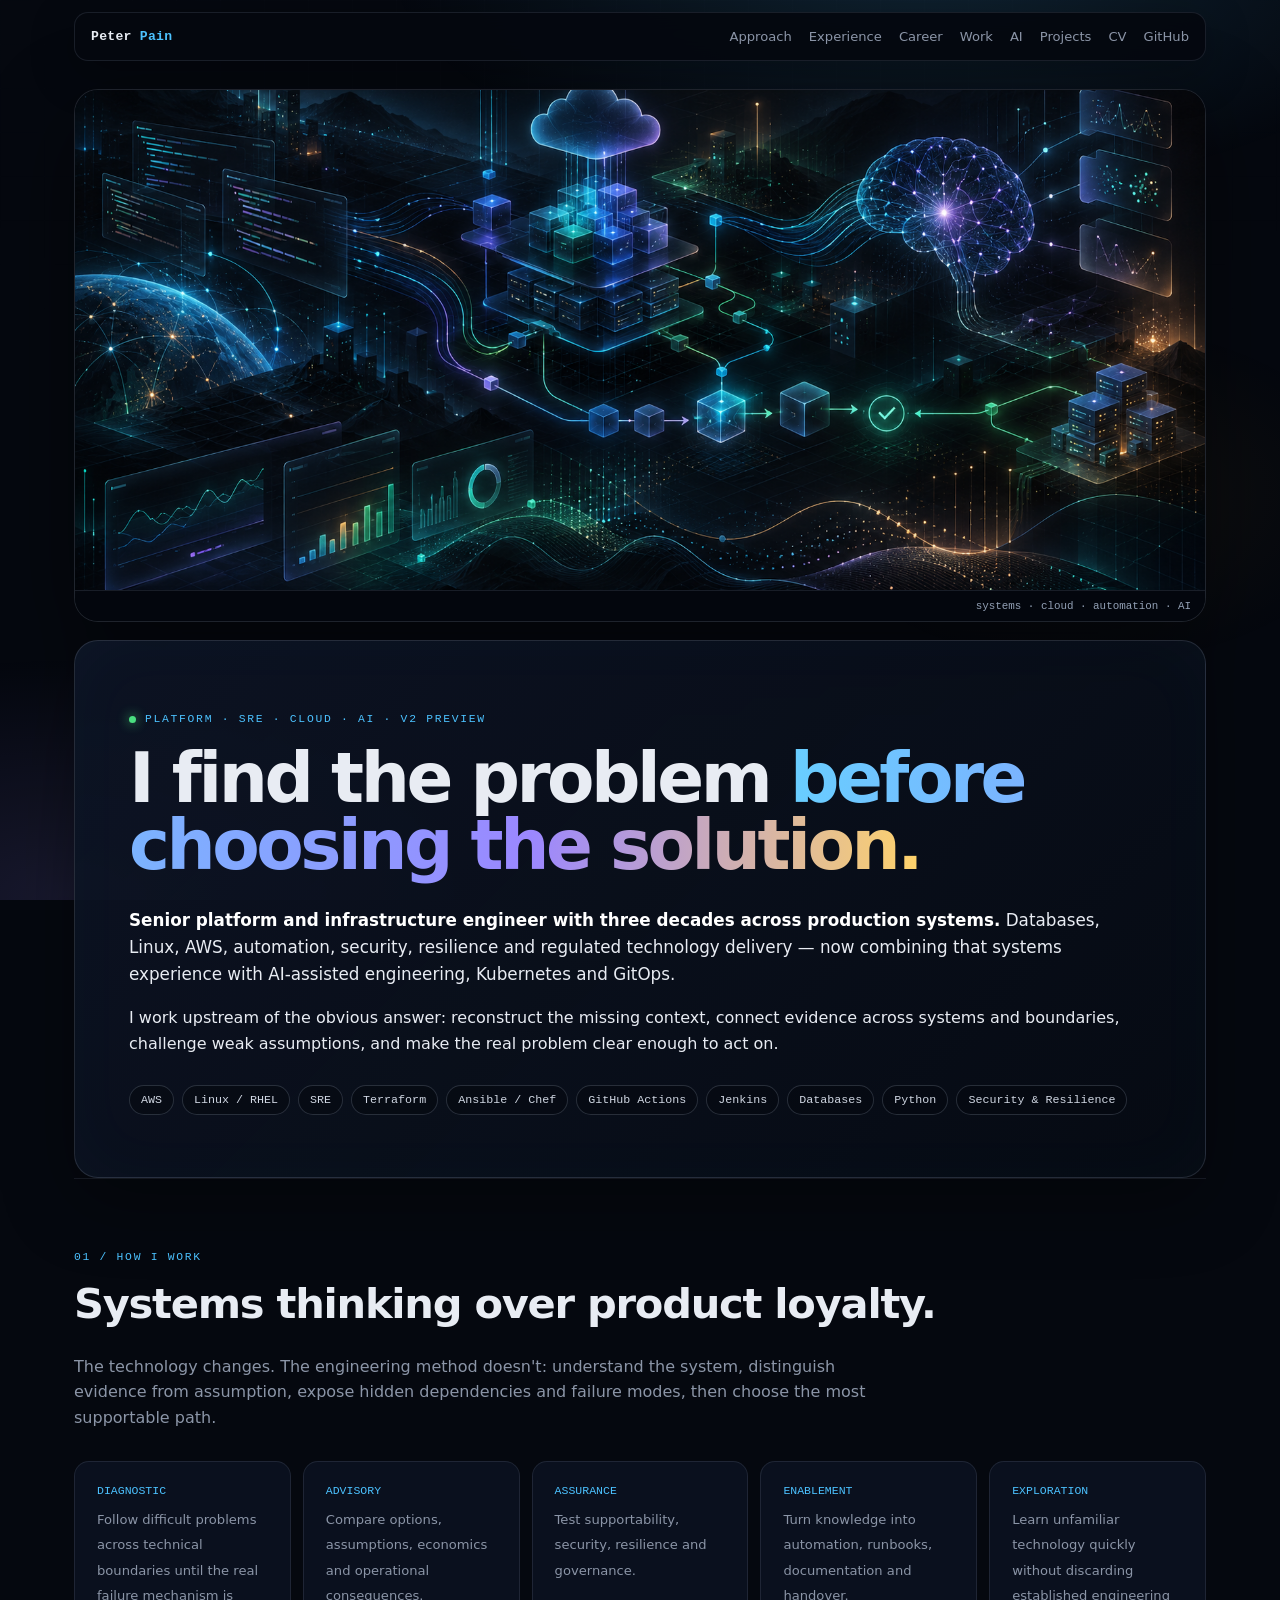
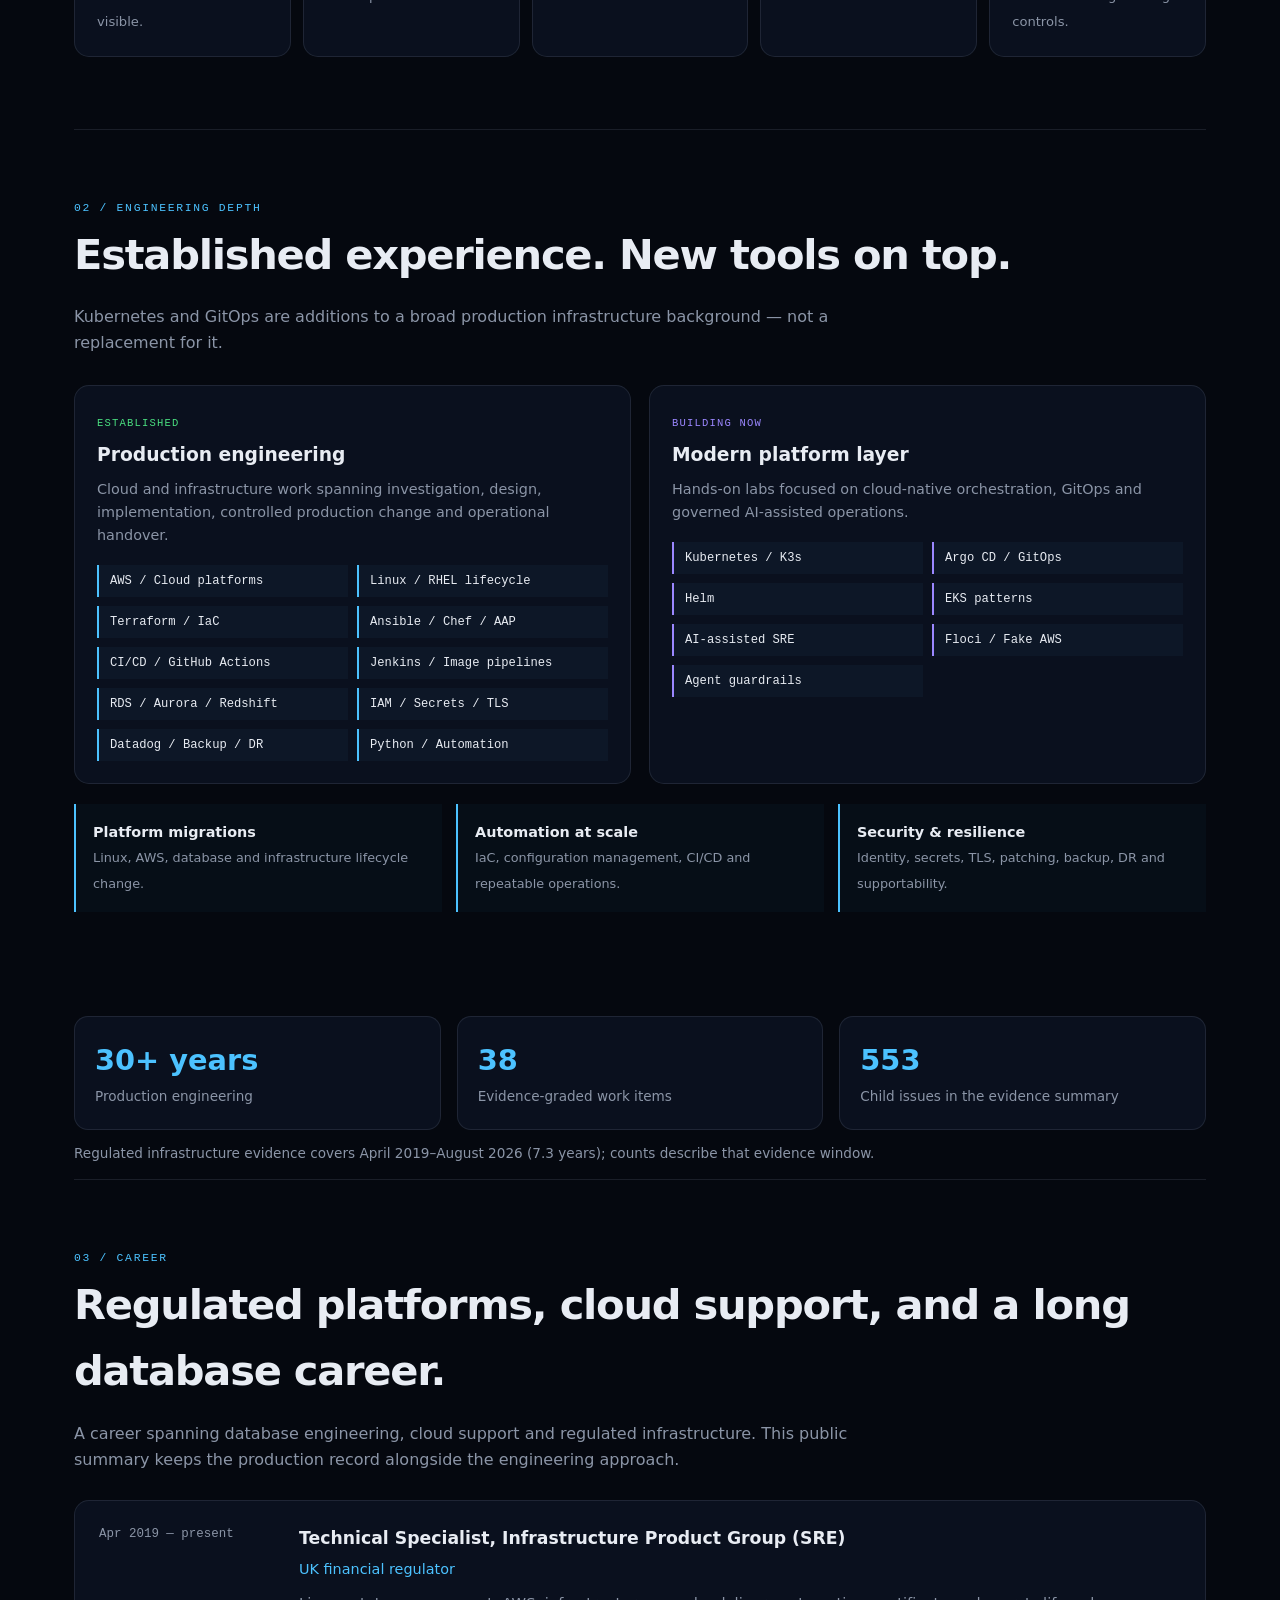
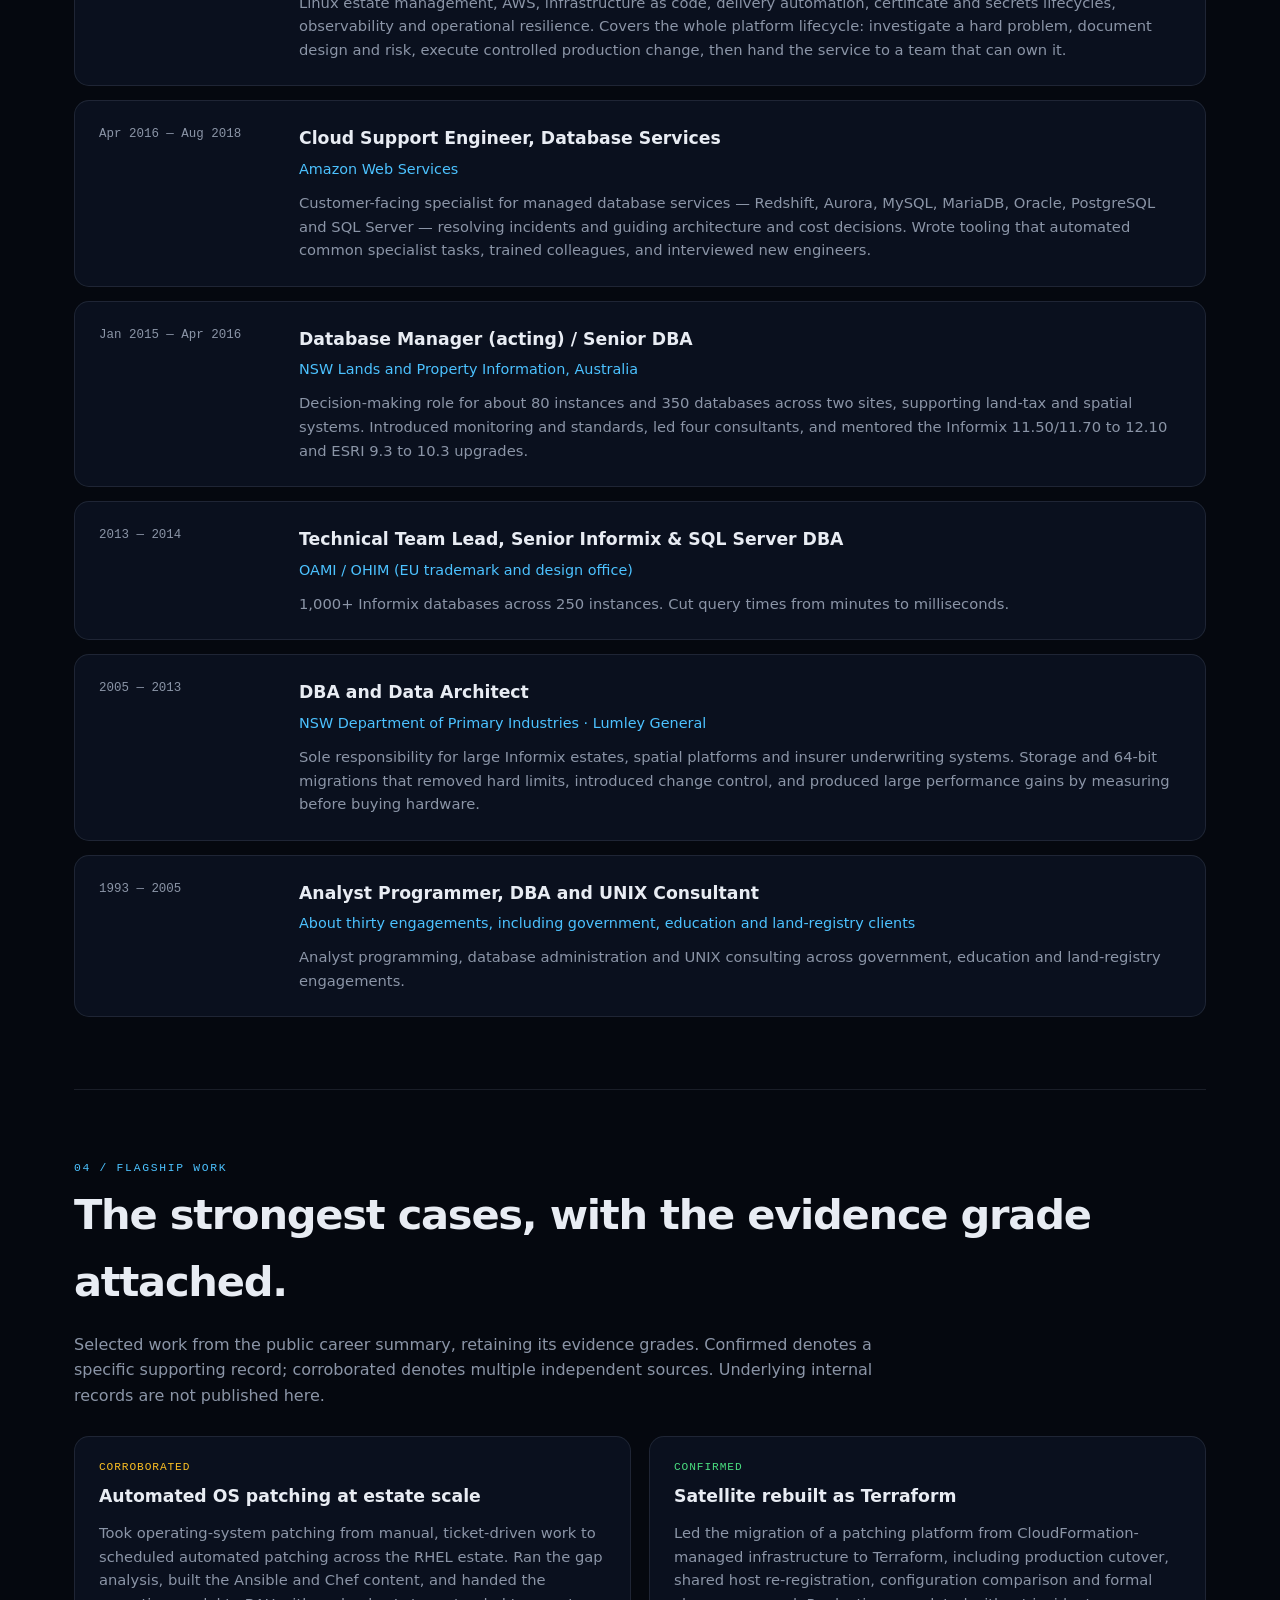
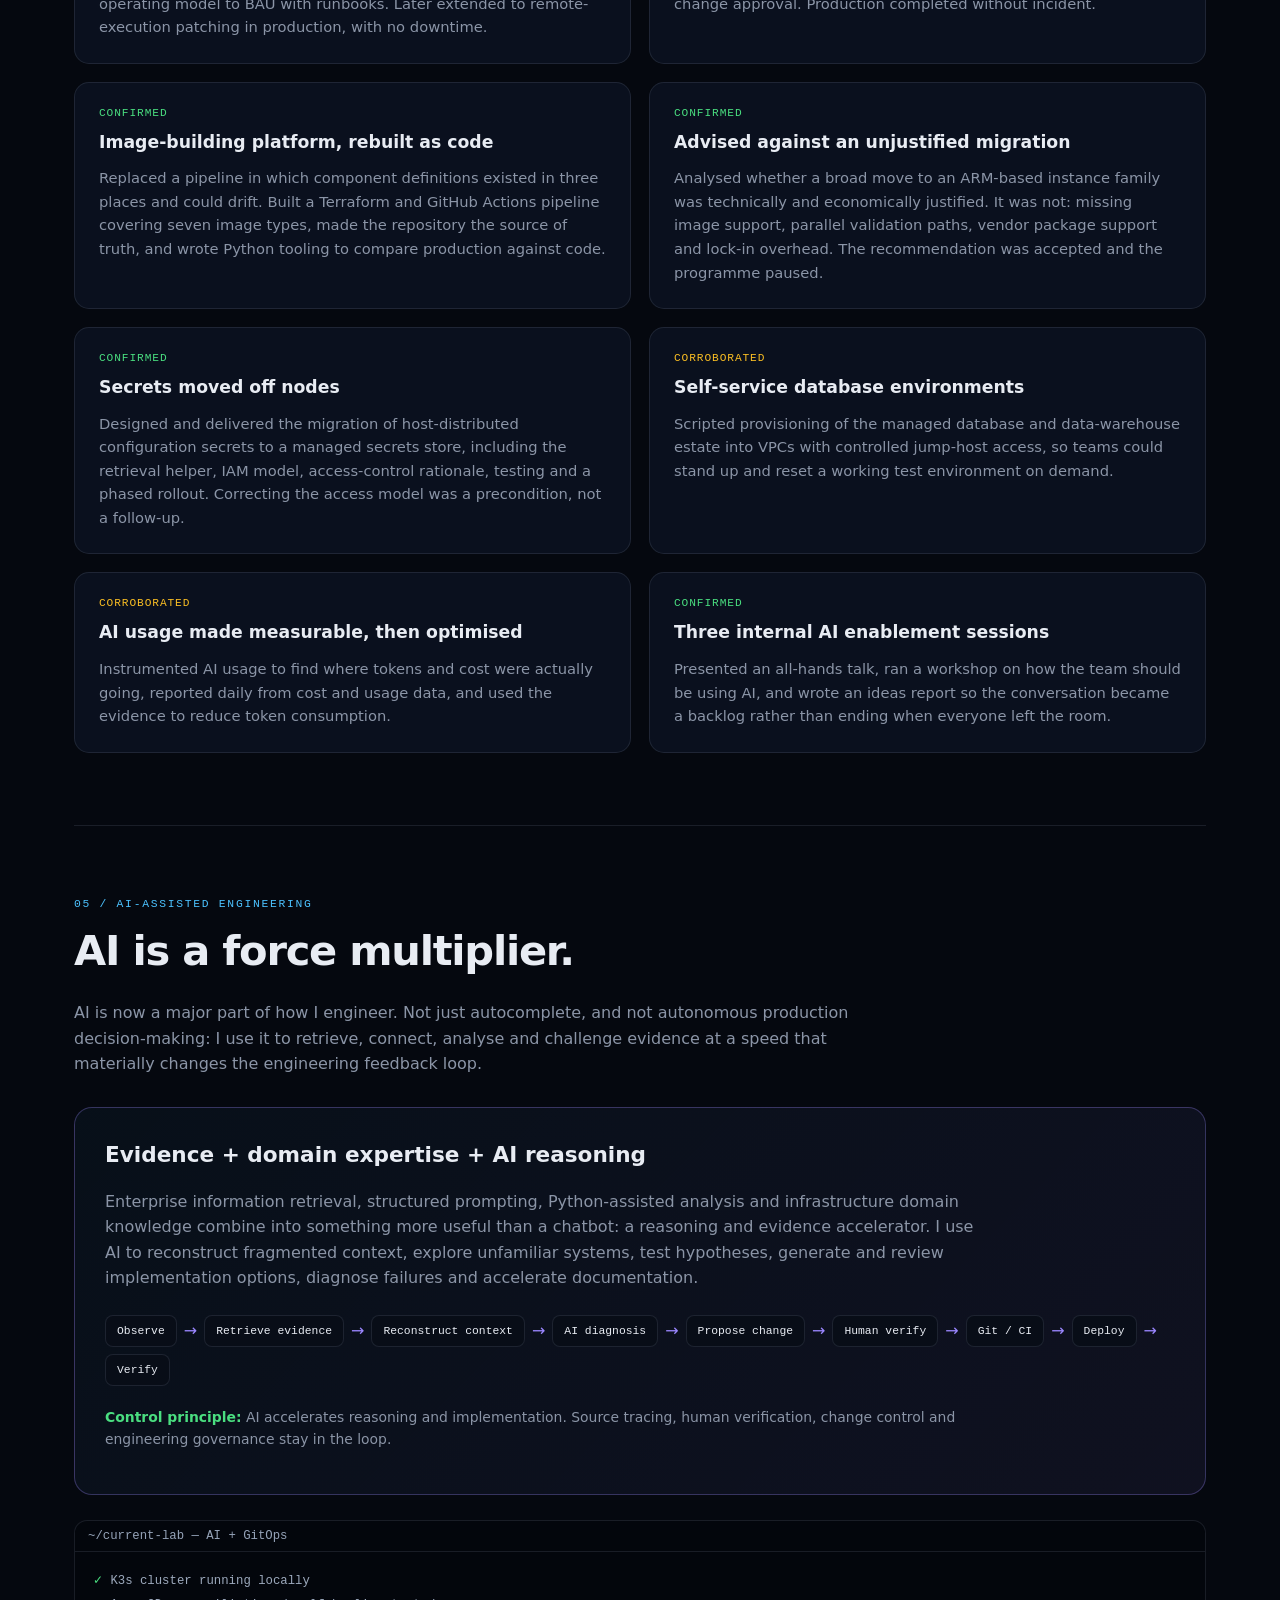
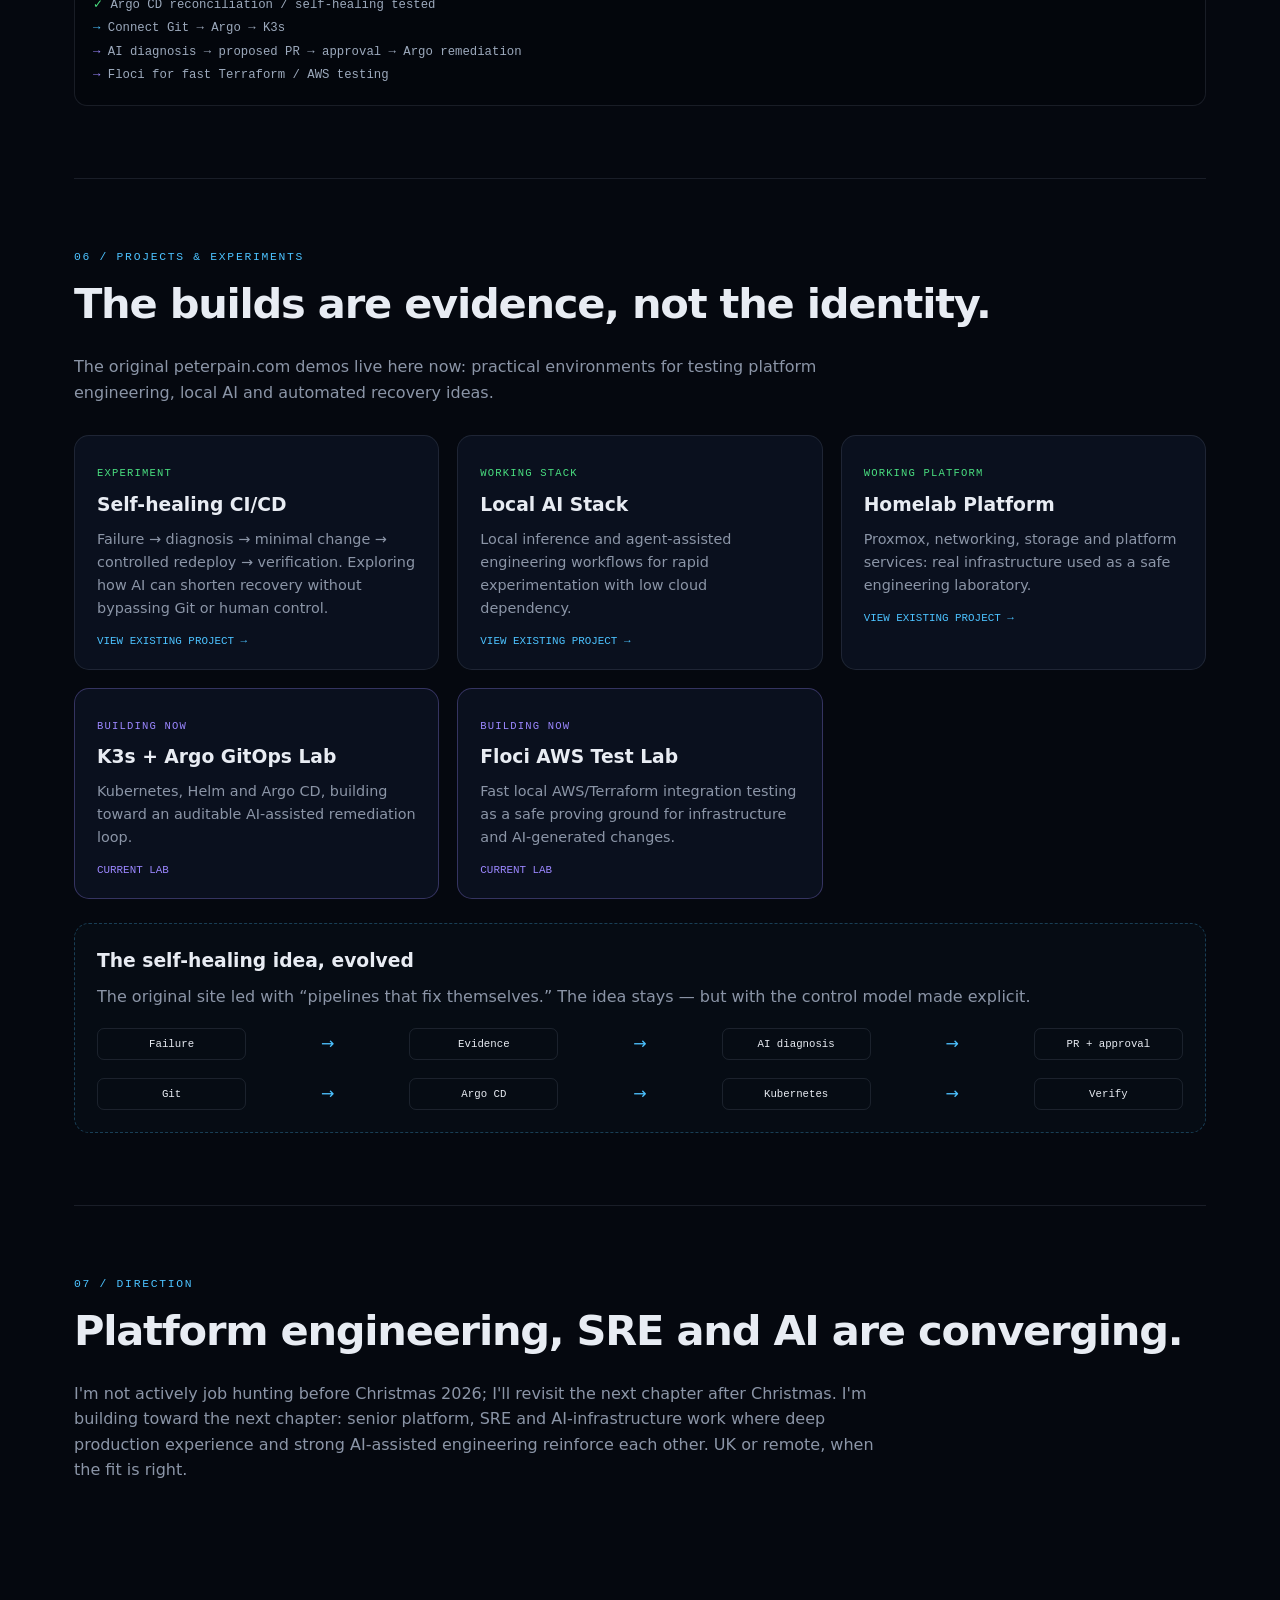
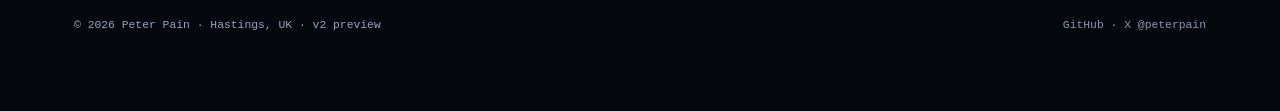
<file: index.html>
<!DOCTYPE html>
<html lang="en">
<head>
<meta charset="UTF-8"><meta name="viewport" content="width=device-width,initial-scale=1">
<title>Peter Pain — Platform · SRE · Cloud · AI</title>
<meta name="description" content="Senior platform and infrastructure engineer combining systems thinking, AWS, Linux, automation and AI-assisted engineering.">
<link rel="stylesheet" href="assets/site.css"><script defer src="assets/site.js"></script></head><body><a class="skip-link" href="#approach">Skip to content</a><div class="glow"></div><div class="grid"></div><div class="wrap">
<nav aria-label="Main navigation"><a class="brand" href="index.html">Peter <b>Pain</b></a><div class="links"><a href="#approach">Approach</a><a href="#experience">Experience</a><a href="#career">Career</a><a href="#work">Work</a><a href="#ai">AI</a><a href="#projects">Projects</a><a href="cv.html">CV</a><a href="https://github.com/dbbloke">GitHub</a></div></nav>
<div class="hero-banner"><img src="assets/platform-ai-hero.png" alt="AI, cloud infrastructure, observability and platform engineering landscape"><div class="hero-banner-note">systems · cloud · automation · AI</div></div>
<header><div class="hero-copy"><div class="eyebrow"><span class="dot"></span> Platform · SRE · Cloud · AI · v2 preview</div><h1>I find the problem <span class="grad">before choosing the solution.</span></h1><p class="lead"><strong>Senior platform and infrastructure engineer with three decades across production systems.</strong> Databases, Linux, AWS, automation, security, resilience and regulated technology delivery — now combining that systems experience with AI-assisted engineering, Kubernetes and GitOps.</p><div class="manifesto">I work upstream of the obvious answer: reconstruct the missing context, connect evidence across systems and boundaries, challenge weak assumptions, and make the real problem clear enough to act on.</div><div class="tags"><span class="tag">AWS</span><span class="tag">Linux / RHEL</span><span class="tag">SRE</span><span class="tag">Terraform</span><span class="tag">Ansible / Chef</span><span class="tag">GitHub Actions</span><span class="tag">Jenkins</span><span class="tag">Databases</span><span class="tag">Python</span><span class="tag">Security & Resilience</span></div></div></header>
<section id="approach"><div class="kicker">01 / How I work</div><h2>Systems thinking over product loyalty.</h2><p class="intro">The technology changes. The engineering method doesn't: understand the system, distinguish evidence from assumption, expose hidden dependencies and failure modes, then choose the most supportable path.</p><div class="modes"><div class="mode"><b>DIAGNOSTIC</b><span>Follow difficult problems across technical boundaries until the real failure mechanism is visible.</span></div><div class="mode"><b>ADVISORY</b><span>Compare options, assumptions, economics and operational consequences.</span></div><div class="mode"><b>ASSURANCE</b><span>Test supportability, security, resilience and governance.</span></div><div class="mode"><b>ENABLEMENT</b><span>Turn knowledge into automation, runbooks, documentation and handover.</span></div><div class="mode"><b>EXPLORATION</b><span>Learn unfamiliar technology quickly without discarding established engineering controls.</span></div></div></section>
<section id="experience"><div class="kicker">02 / Engineering depth</div><h2>Established experience. New tools on top.</h2><p class="intro">Kubernetes and GitOps are additions to a broad production infrastructure background — not a replacement for it.</p><div class="grid2"><div class="panel"><span class="status">Established</span><h3>Production engineering</h3><p>Cloud and infrastructure work spanning investigation, design, implementation, controlled production change and operational handover.</p><div class="skills"><div class="skill">AWS / Cloud platforms</div><div class="skill">Linux / RHEL lifecycle</div><div class="skill">Terraform / IaC</div><div class="skill">Ansible / Chef / AAP</div><div class="skill">CI/CD / GitHub Actions</div><div class="skill">Jenkins / Image pipelines</div><div class="skill">RDS / Aurora / Redshift</div><div class="skill">IAM / Secrets / TLS</div><div class="skill">Datadog / Backup / DR</div><div class="skill">Python / Automation</div></div></div><div class="panel learning"><span class="status">Building now</span><h3>Modern platform layer</h3><p>Hands-on labs focused on cloud-native orchestration, GitOps and governed AI-assisted operations.</p><div class="skills"><div class="skill">Kubernetes / K3s</div><div class="skill">Argo CD / GitOps</div><div class="skill">Helm</div><div class="skill">EKS patterns</div><div class="skill">AI-assisted SRE</div><div class="skill">Floci / Fake AWS</div><div class="skill">Agent guardrails</div></div></div></div><div class="career"><div><b>Platform migrations</b><span>Linux, AWS, database and infrastructure lifecycle change.</span></div><div><b>Automation at scale</b><span>IaC, configuration management, CI/CD and repeatable operations.</span></div><div><b>Security & resilience</b><span>Identity, secrets, TLS, patching, backup, DR and supportability.</span></div></div></section>
<div class="stats" aria-label="Career evidence summary"><div class="stat"><b>30+ years</b><span>Production engineering</span></div><div class="stat"><b>38</b><span>Evidence-graded work items</span></div><div class="stat"><b>553</b><span>Child issues in the evidence summary</span></div></div><p class="evidence-note">Regulated infrastructure evidence covers April 2019–August 2026 (7.3 years); counts describe that evidence window.</p>
<section id="career">
<div class="kicker">03 / Career</div>
<h2>Regulated platforms, cloud support, and a long database career.</h2>
<p class="intro">A career spanning database engineering, cloud support and regulated infrastructure. This public summary keeps the production record alongside the engineering approach.</p>
<div class="timeline">
<article class="job">
<div class="when">Apr 2019 — present</div>
<div>
<h3>Technical Specialist, Infrastructure Product Group (SRE)</h3>
<div class="org">UK financial regulator</div>
<p>Linux estate management, AWS, infrastructure as code, delivery automation, certificate and secrets lifecycles, observability and operational resilience. Covers the whole platform lifecycle: investigate a hard problem, document design and risk, execute controlled production change, then hand the service to a team that can own it.</p>
</div>
</article>
<article class="job">
<div class="when">Apr 2016 — Aug 2018</div>
<div>
<h3>Cloud Support Engineer, Database Services</h3>
<div class="org">Amazon Web Services</div>
<p>Customer-facing specialist for managed database services — Redshift, Aurora, MySQL, MariaDB, Oracle, PostgreSQL and SQL Server — resolving incidents and guiding architecture and cost decisions. Wrote tooling that automated common specialist tasks, trained colleagues, and interviewed new engineers.</p>
</div>
</article>
<article class="job">
<div class="when">Jan 2015 — Apr 2016</div>
<div>
<h3>Database Manager (acting) / Senior DBA</h3>
<div class="org">NSW Lands and Property Information, Australia</div>
<p>Decision-making role for about 80 instances and 350 databases across two sites, supporting land-tax and spatial systems. Introduced monitoring and standards, led four consultants, and mentored the Informix 11.50/11.70 to 12.10 and ESRI 9.3 to 10.3 upgrades.</p>
</div>
</article>
<article class="job">
<div class="when">2013 — 2014</div>
<div>
<h3>Technical Team Lead, Senior Informix &amp; SQL Server DBA</h3>
<div class="org">OAMI / OHIM (EU trademark and design office)</div>
<p>1,000+ Informix databases across 250 instances. Cut query times from minutes to milliseconds.</p>
</div>
</article>
<article class="job">
<div class="when">2005 — 2013</div>
<div>
<h3>DBA and Data Architect</h3>
<div class="org">NSW Department of Primary Industries · Lumley General</div>
<p>Sole responsibility for large Informix estates, spatial platforms and insurer underwriting systems. Storage and 64-bit migrations that removed hard limits, introduced change control, and produced large performance gains by measuring before buying hardware.</p>
</div>
</article>
<article class="job">
<div class="when">1993 — 2005</div>
<div>
<h3>Analyst Programmer, DBA and UNIX Consultant</h3>
<div class="org">About thirty engagements, including government, education and land-registry clients</div>
<p>Analyst programming, database administration and UNIX consulting across government, education and land-registry engagements.</p>
</div>
</article>
</div>
</section>
<section id="work">
<div class="kicker">04 / Flagship work</div>
<h2>The strongest cases, with the evidence grade attached.</h2>
<p class="intro">Selected work from the public career summary, retaining its evidence grades. Confirmed denotes a specific supporting record; corroborated denotes multiple independent sources. Underlying internal records are not published here.</p>
<div class="flags">
<article class="flag"><div class="grade corr">Corroborated</div><h3>Automated OS patching at estate scale</h3><p>Took operating-system patching from manual, ticket-driven work to scheduled automated patching across the RHEL estate. Ran the gap analysis, built the Ansible and Chef content, and handed the operating model to BAU with runbooks. Later extended to remote-execution patching in production, with no downtime.</p></article>
<article class="flag"><div class="grade">Confirmed</div><h3>Satellite rebuilt as Terraform</h3><p>Led the migration of a patching platform from CloudFormation-managed infrastructure to Terraform, including production cutover, shared host re-registration, configuration comparison and formal change approval. Production completed without incident.</p></article>
<article class="flag"><div class="grade">Confirmed</div><h3>Image-building platform, rebuilt as code</h3><p>Replaced a pipeline in which component definitions existed in three places and could drift. Built a Terraform and GitHub Actions pipeline covering seven image types, made the repository the source of truth, and wrote Python tooling to compare production against code.</p></article>
<article class="flag"><div class="grade">Confirmed</div><h3>Advised against an unjustified migration</h3><p>Analysed whether a broad move to an ARM-based instance family was technically and economically justified. It was not: missing image support, parallel validation paths, vendor package support and lock-in overhead. The recommendation was accepted and the programme paused.</p></article>
<article class="flag"><div class="grade">Confirmed</div><h3>Secrets moved off nodes</h3><p>Designed and delivered the migration of host-distributed configuration secrets to a managed secrets store, including the retrieval helper, IAM model, access-control rationale, testing and a phased rollout. Correcting the access model was a precondition, not a follow-up.</p></article>
<article class="flag"><div class="grade corr">Corroborated</div><h3>Self-service database environments</h3><p>Scripted provisioning of the managed database and data-warehouse estate into VPCs with controlled jump-host access, so teams could stand up and reset a working test environment on demand.</p></article>
<article class="flag"><div class="grade corr">Corroborated</div><h3>AI usage made measurable, then optimised</h3><p>Instrumented AI usage to find where tokens and cost were actually going, reported daily from cost and usage data, and used the evidence to reduce token consumption.</p></article>
<article class="flag"><div class="grade">Confirmed</div><h3>Three internal AI enablement sessions</h3><p>Presented an all-hands talk, ran a workshop on how the team should be using AI, and wrote an ideas report so the conversation became a backlog rather than ending when everyone left the room.</p></article>
</div>
</section>
<section id="ai"><div class="kicker">05 / AI-assisted engineering</div><h2>AI is a force multiplier.</h2><p class="intro">AI is now a major part of how I engineer. Not just autocomplete, and not autonomous production decision-making: I use it to retrieve, connect, analyse and challenge evidence at a speed that materially changes the engineering feedback loop.</p><div class="ai"><h3>Evidence + domain expertise + AI reasoning</h3><p>Enterprise information retrieval, structured prompting, Python-assisted analysis and infrastructure domain knowledge combine into something more useful than a chatbot: a reasoning and evidence accelerator. I use AI to reconstruct fragmented context, explore unfamiliar systems, test hypotheses, generate and review implementation options, diagnose failures and accelerate documentation.</p><div class="flow"><span class="step">Observe</span><span class="arrow">→</span><span class="step">Retrieve evidence</span><span class="arrow">→</span><span class="step">Reconstruct context</span><span class="arrow">→</span><span class="step">AI diagnosis</span><span class="arrow">→</span><span class="step">Propose change</span><span class="arrow">→</span><span class="step">Human verify</span><span class="arrow">→</span><span class="step">Git / CI</span><span class="arrow">→</span><span class="step">Deploy</span><span class="arrow">→</span><span class="step">Verify</span></div><p class="guard"><b>Control principle:</b> AI accelerates reasoning and implementation. Source tracing, human verification, change control and engineering governance stay in the loop.</p></div><div class="terminal"><div class="termbar">~/current-lab — AI + GitOps</div><div class="term"><span class="g">✓</span> K3s cluster running locally<br><span class="g">✓</span> Argo CD reconciliation / self-healing tested<br><span class="c">→</span> Connect Git → Argo → K3s<br><span class="v">→</span> AI diagnosis → proposed PR → approval → Argo remediation<br><span class="v">→</span> Floci for fast Terraform / AWS testing</div></div></section>
<section id="projects"><div class="kicker">06 / Projects & experiments</div><h2>The builds are evidence, not the identity.</h2><p class="intro">The original peterpain.com demos live here now: practical environments for testing platform engineering, local AI and automated recovery ideas.</p><div class="projects"><a class="project" href="projects/self-healing-cicd.html"><span class="status">Experiment</span><h3>Self-healing CI/CD</h3><p>Failure → diagnosis → minimal change → controlled redeploy → verification. Exploring how AI can shorten recovery without bypassing Git or human control.</p><div class="meta">VIEW EXISTING PROJECT →</div></a><a class="project" href="projects/local-ai-stack.html"><span class="status">Working stack</span><h3>Local AI Stack</h3><p>Local inference and agent-assisted engineering workflows for rapid experimentation with low cloud dependency.</p><div class="meta">VIEW EXISTING PROJECT →</div></a><a class="project" href="projects/homelab-platform.html"><span class="status">Working platform</span><h3>Homelab Platform</h3><p>Proxmox, networking, storage and platform services: real infrastructure used as a safe engineering laboratory.</p><div class="meta">VIEW EXISTING PROJECT →</div></a><div class="project current"><span class="status">Building now</span><h3>K3s + Argo GitOps Lab</h3><p>Kubernetes, Helm and Argo CD, building toward an auditable AI-assisted remediation loop.</p><div class="meta">CURRENT LAB</div></div><div class="project current"><span class="status">Building now</span><h3>Floci AWS Test Lab</h3><p>Fast local AWS/Terraform integration testing as a safe proving ground for infrastructure and AI-generated changes.</p><div class="meta">CURRENT LAB</div></div></div><div class="old-demo"><h3>The self-healing idea, evolved</h3><p>The original site led with “pipelines that fix themselves.” The idea stays — but with the control model made explicit.</p><div class="loop"><span>Failure</span><i>→</i><span>Evidence</span><i>→</i><span>AI diagnosis</span><i>→</i><span>PR + approval</span></div><div class="loop"><span>Git</span><i>→</i><span>Argo CD</span><i>→</i><span>Kubernetes</span><i>→</i><span>Verify</span></div></div></section>
<section><div class="kicker">07 / Direction</div><h2>Platform engineering, SRE and AI are converging.</h2><p class="intro">I'm not actively job hunting before Christmas 2026; I'll revisit the next chapter after Christmas. I'm building toward the next chapter: senior platform, SRE and AI-infrastructure work where deep production experience and strong AI-assisted engineering reinforce each other. UK or remote, when the fit is right.</p></section>
<footer><span>© 2026 Peter Pain · Hastings, UK · v2 preview</span><span><a href="https://github.com/dbbloke">GitHub</a> · <a href="https://x.com/peterpain">X @peterpain</a></span></footer>
</div></body></html>
</file>
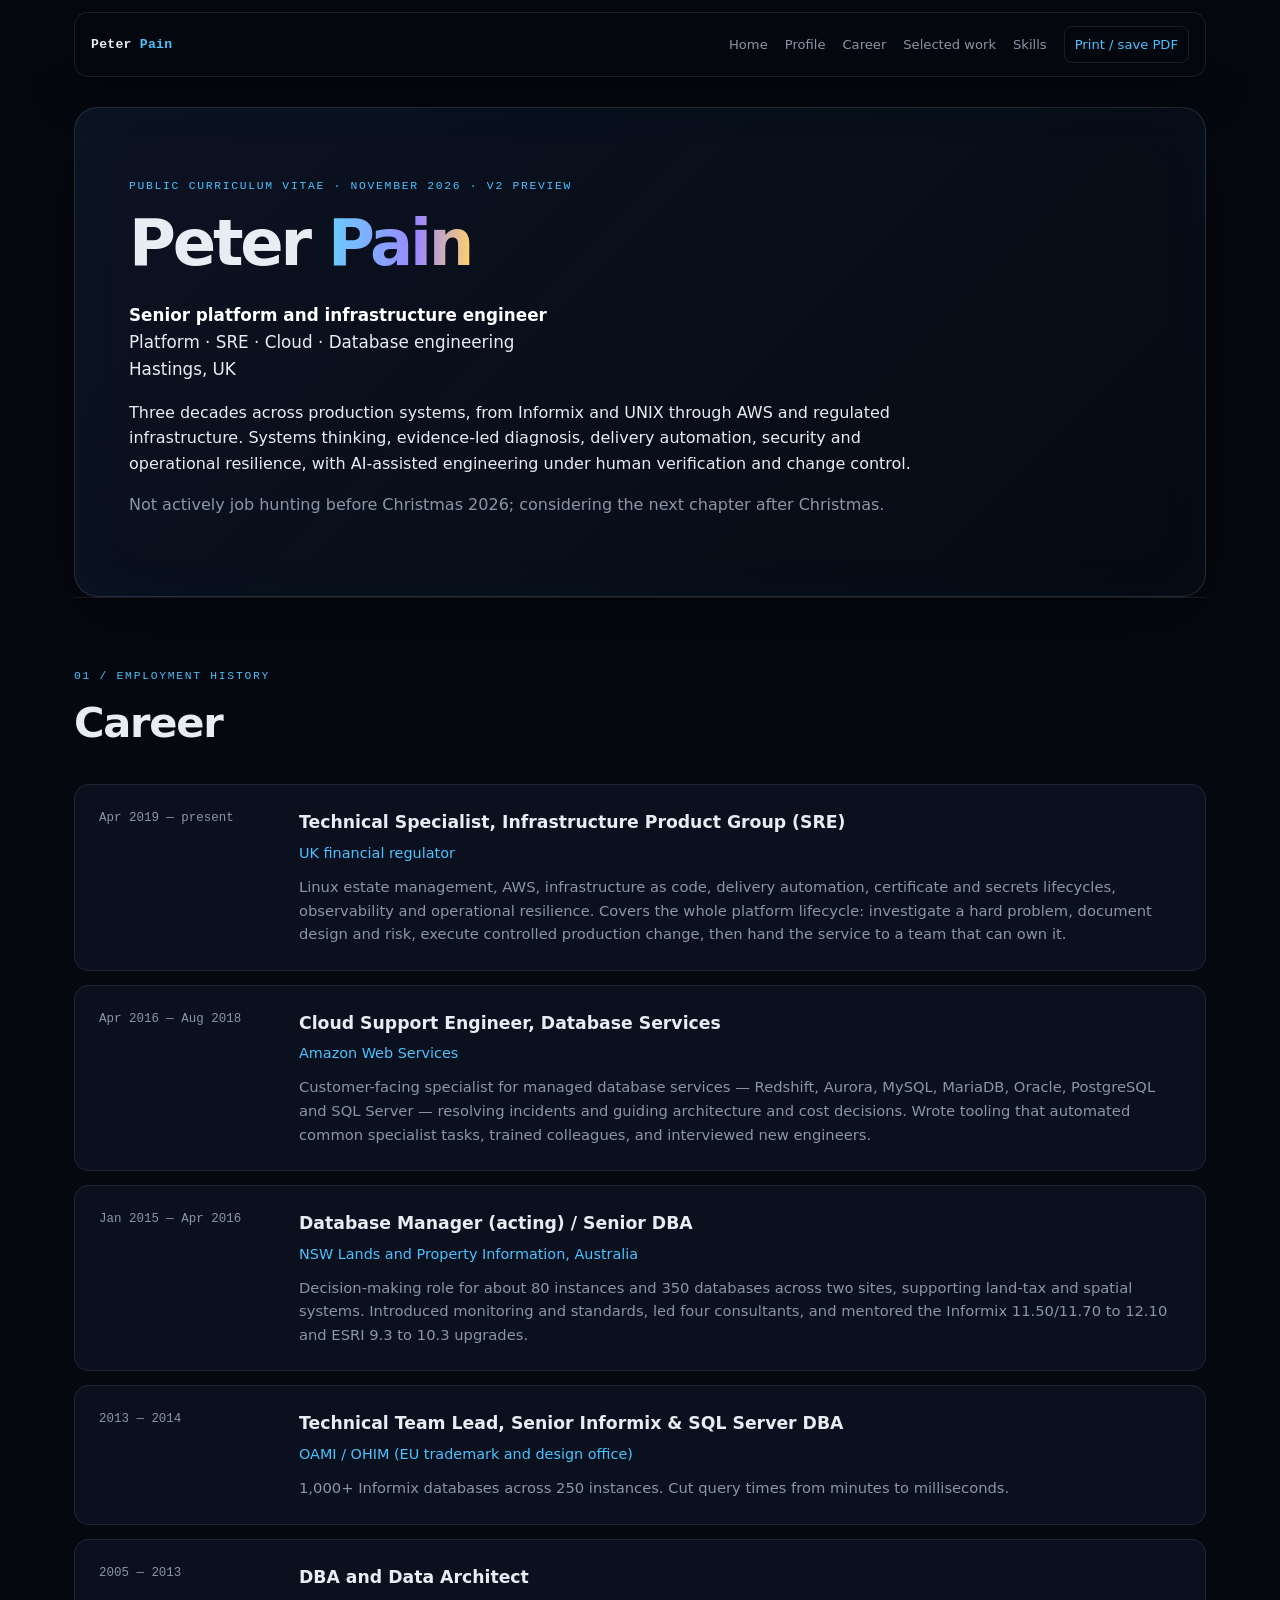
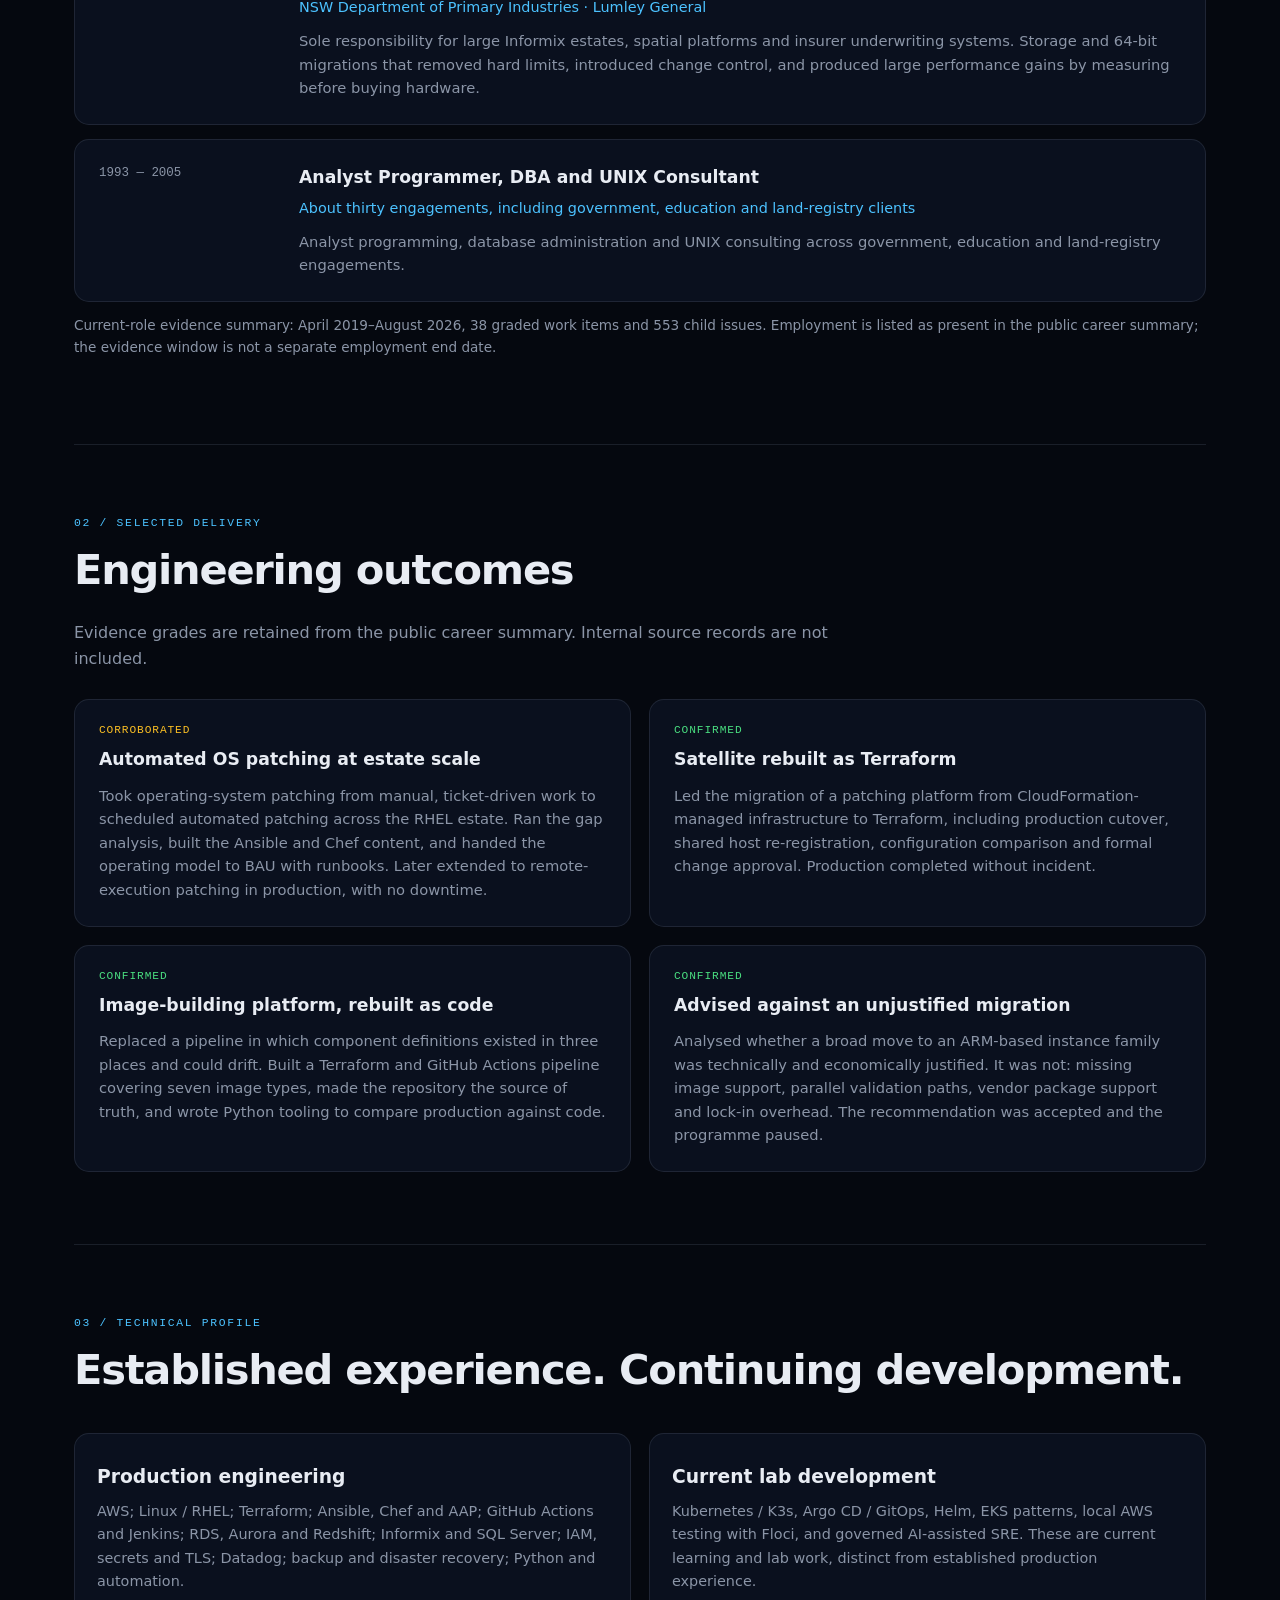
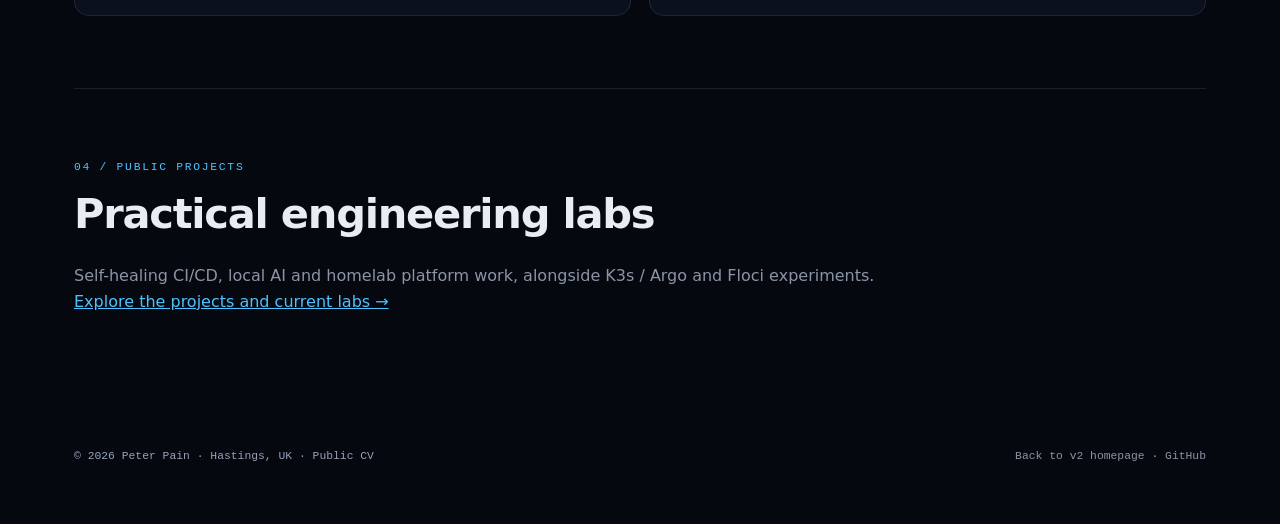
<file: cv.html>
<!DOCTYPE html>
<html lang="en"><head><meta charset="UTF-8"><meta name="viewport" content="width=device-width,initial-scale=1">
<title>Peter Pain — Curriculum Vitae</title><meta name="description" content="Peter Pain: public CV covering platform engineering, SRE, AWS and database engineering.">
<link rel="stylesheet" href="assets/site.css"><script defer src="assets/site.js"></script></head>
<body class="cv-page"><a class="skip-link" href="#profile">Skip to CV</a><div class="wrap"><nav aria-label="CV navigation"><a class="brand" href="index.html">Peter <b>Pain</b></a><div class="links"><a href="index.html">Home</a><a href="#profile">Profile</a><a href="#career">Career</a><a href="#work">Selected work</a><a href="#skills">Skills</a><button type="button" id="print-cv">Print / save PDF</button></div></nav>
<main><header id="profile"><div class="eyebrow">Public curriculum vitae · November 2026 · v2 preview</div><h1>Peter <span class="grad">Pain</span></h1><p class="lead"><strong>Senior platform and infrastructure engineer</strong><br>Platform · SRE · Cloud · Database engineering<br>Hastings, UK</p><p>Three decades across production systems, from Informix and UNIX through AWS and regulated infrastructure. Systems thinking, evidence-led diagnosis, delivery automation, security and operational resilience, with AI-assisted engineering under human verification and change control.</p><p class="availability">Not actively job hunting before Christmas 2026; considering the next chapter after Christmas.</p></header>
<section id="career"><div class="kicker">01 / Employment history</div><h2>Career</h2><div class="timeline"><article class="job">
<div class="when">Apr 2019 — present</div>
<div>
<h3>Technical Specialist, Infrastructure Product Group (SRE)</h3>
<div class="org">UK financial regulator</div>
<p>Linux estate management, AWS, infrastructure as code, delivery automation, certificate and secrets lifecycles, observability and operational resilience. Covers the whole platform lifecycle: investigate a hard problem, document design and risk, execute controlled production change, then hand the service to a team that can own it.</p>
</div>
</article><article class="job">
<div class="when">Apr 2016 — Aug 2018</div>
<div>
<h3>Cloud Support Engineer, Database Services</h3>
<div class="org">Amazon Web Services</div>
<p>Customer-facing specialist for managed database services — Redshift, Aurora, MySQL, MariaDB, Oracle, PostgreSQL and SQL Server — resolving incidents and guiding architecture and cost decisions. Wrote tooling that automated common specialist tasks, trained colleagues, and interviewed new engineers.</p>
</div>
</article><article class="job">
<div class="when">Jan 2015 — Apr 2016</div>
<div>
<h3>Database Manager (acting) / Senior DBA</h3>
<div class="org">NSW Lands and Property Information, Australia</div>
<p>Decision-making role for about 80 instances and 350 databases across two sites, supporting land-tax and spatial systems. Introduced monitoring and standards, led four consultants, and mentored the Informix 11.50/11.70 to 12.10 and ESRI 9.3 to 10.3 upgrades.</p>
</div>
</article><article class="job">
<div class="when">2013 — 2014</div>
<div>
<h3>Technical Team Lead, Senior Informix &amp; SQL Server DBA</h3>
<div class="org">OAMI / OHIM (EU trademark and design office)</div>
<p>1,000+ Informix databases across 250 instances. Cut query times from minutes to milliseconds.</p>
</div>
</article><article class="job">
<div class="when">2005 — 2013</div>
<div>
<h3>DBA and Data Architect</h3>
<div class="org">NSW Department of Primary Industries · Lumley General</div>
<p>Sole responsibility for large Informix estates, spatial platforms and insurer underwriting systems. Storage and 64-bit migrations that removed hard limits, introduced change control, and produced large performance gains by measuring before buying hardware.</p>
</div>
</article><article class="job">
<div class="when">1993 — 2005</div>
<div>
<h3>Analyst Programmer, DBA and UNIX Consultant</h3>
<div class="org">About thirty engagements, including government, education and land-registry clients</div>
<p>Analyst programming, database administration and UNIX consulting across government, education and land-registry engagements.</p>
</div>
</article></div><p class="evidence-note">Current-role evidence summary: April 2019–August 2026, 38 graded work items and 553 child issues. Employment is listed as present in the public career summary; the evidence window is not a separate employment end date.</p></section>
<section id="work"><div class="kicker">02 / Selected delivery</div><h2>Engineering outcomes</h2><p class="intro">Evidence grades are retained from the public career summary. Internal source records are not included.</p><div class="flags"><article class="flag"><div class="grade corr">Corroborated</div><h3>Automated OS patching at estate scale</h3><p>Took operating-system patching from manual, ticket-driven work to scheduled automated patching across the RHEL estate. Ran the gap analysis, built the Ansible and Chef content, and handed the operating model to BAU with runbooks. Later extended to remote-execution patching in production, with no downtime.</p></article><article class="flag"><div class="grade">Confirmed</div><h3>Satellite rebuilt as Terraform</h3><p>Led the migration of a patching platform from CloudFormation-managed infrastructure to Terraform, including production cutover, shared host re-registration, configuration comparison and formal change approval. Production completed without incident.</p></article><article class="flag"><div class="grade">Confirmed</div><h3>Image-building platform, rebuilt as code</h3><p>Replaced a pipeline in which component definitions existed in three places and could drift. Built a Terraform and GitHub Actions pipeline covering seven image types, made the repository the source of truth, and wrote Python tooling to compare production against code.</p></article><article class="flag"><div class="grade">Confirmed</div><h3>Advised against an unjustified migration</h3><p>Analysed whether a broad move to an ARM-based instance family was technically and economically justified. It was not: missing image support, parallel validation paths, vendor package support and lock-in overhead. The recommendation was accepted and the programme paused.</p></article></div></section>
<section id="skills"><div class="kicker">03 / Technical profile</div><h2>Established experience. Continuing development.</h2><div class="grid2"><article class="panel"><h3>Production engineering</h3><p>AWS; Linux / RHEL; Terraform; Ansible, Chef and AAP; GitHub Actions and Jenkins; RDS, Aurora and Redshift; Informix and SQL Server; IAM, secrets and TLS; Datadog; backup and disaster recovery; Python and automation.</p></article><article class="panel learning"><h3>Current lab development</h3><p>Kubernetes / K3s, Argo CD / GitOps, Helm, EKS patterns, local AWS testing with Floci, and governed AI-assisted SRE. These are current learning and lab work, distinct from established production experience.</p></article></div></section>
<section><div class="kicker">04 / Public projects</div><h2>Practical engineering labs</h2><p class="intro">Self-healing CI/CD, local AI and homelab platform work, alongside K3s / Argo and Floci experiments. <a href="index.html#projects">Explore the projects and current labs →</a></p></section></main>
<footer><span>© 2026 Peter Pain · Hastings, UK · Public CV</span><span><a href="index.html">Back to v2 homepage</a> · <a href="https://github.com/dbbloke">GitHub</a></span></footer></div></body></html>
</file>
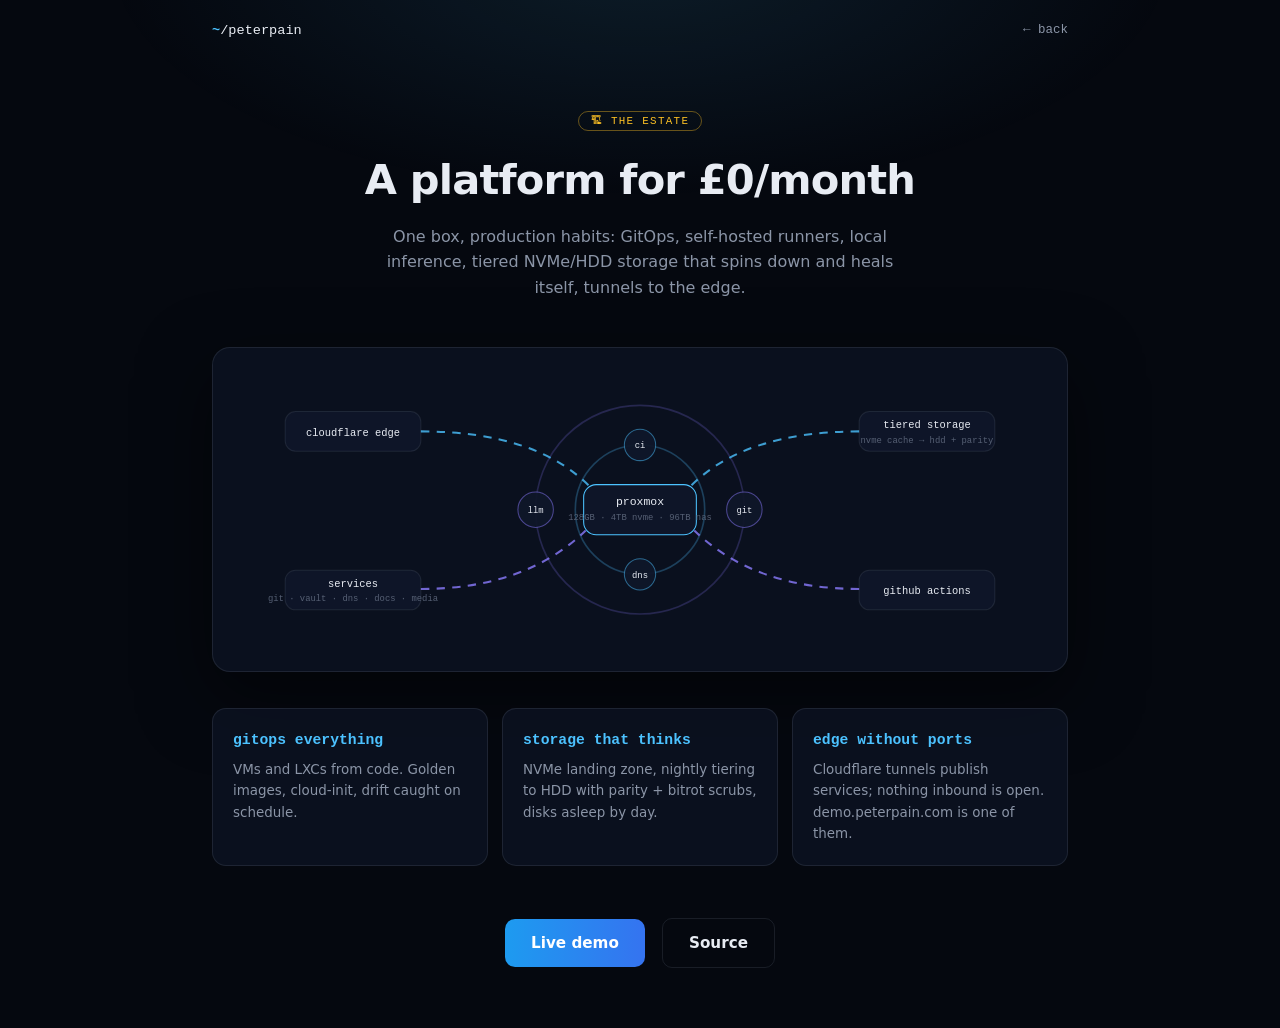
<file: projects/homelab-platform.html>
<!DOCTYPE html>
<html lang="en">
<head>
  <meta charset="UTF-8"/>
  <meta name="viewport" content="width=device-width, initial-scale=1"/>
  <title>£0 platform — Peter Pain</title>
  <link rel="stylesheet" href="../assets/homelab-platform.css">
</head>
<body>
  <div class="glow"></div>
  <div class="wrap">
    <nav><a class="brand" href="/"><b>~</b>/peterpain</a><a class="back" href="/">← back</a></nav>
    <header>
      <span class="tag">🏗 the estate</span>
      <h1>A platform for £0/month</h1>
      <p class="sub">One box, production habits: GitOps, self-hosted runners, local inference, tiered NVMe/HDD storage that spins down and heals itself, tunnels to the edge.</p>
    </header>

    <div class="diagram">
      <svg viewBox="0 0 780 260">
        <circle class="ring" cx="390" cy="130" r="62" stroke="rgba(76,194,255,.5)"/>
        <circle class="ring" cx="390" cy="130" r="100" stroke="rgba(139,124,255,.4)"/>
        <g class="core">
          <rect class="nb accent-stroke-cyan" x="336" y="106" width="108" height="48" rx="12"/>
          <text class="nl" x="390" y="126">proxmox</text>
          <text class="ns" x="390" y="140">128GB · 4TB nvme · 96TB nas</text>
        </g>
        <g class="orbit">
          <g transform="translate(390 68)"><circle r="15" fill="rgba(15,23,42,.95)" stroke="rgba(76,194,255,.5)"/><text class="ns accent-fill-fg" y="3">ci</text></g>
          <g transform="translate(390 192)"><circle r="15" fill="rgba(15,23,42,.95)" stroke="rgba(76,194,255,.5)"/><text class="ns accent-fill-fg" y="3">dns</text></g>
        </g>
        <g class="orbit r">
          <g transform="translate(290 130)"><circle r="17" fill="rgba(15,23,42,.95)" stroke="rgba(139,124,255,.5)"/><text class="ns accent-fill-fg" y="3">llm</text></g>
          <g transform="translate(490 130)"><circle r="17" fill="rgba(15,23,42,.95)" stroke="rgba(139,124,255,.5)"/><text class="ns accent-fill-fg" y="3">git</text></g>
        </g>
        <g>
          <rect class="nb" x="50" y="36" width="130" height="38" rx="10"/>
          <text class="nl accent-fs-10" x="115" y="59">cloudflare edge</text>
        </g>
        <path class="flow" d="M180 55 Q 290 55 342 108"/>
        <g>
          <rect class="nb" x="600" y="188" width="130" height="38" rx="10"/>
          <text class="nl accent-fs-10" x="665" y="211">github actions</text>
        </g>
        <path class="flow v" d="M600 206 Q 500 206 442 150"/>
        <g>
          <rect class="nb" x="600" y="36" width="130" height="38" rx="10"/>
          <text class="nl accent-fs-10" x="665" y="52">tiered storage</text>
          <text class="ns" x="665" y="66">nvme cache → hdd + parity</text>
        </g>
        <path class="flow" d="M600 55 Q 490 55 438 108"/>
        <g>
          <rect class="nb" x="50" y="188" width="130" height="38" rx="10"/>
          <text class="nl accent-fs-10" x="115" y="204">services</text>
          <text class="ns" x="115" y="218">git · vault · dns · docs · media</text>
        </g>
        <path class="flow v" d="M180 206 Q 280 206 338 150"/>
      </svg>
    </div>

    <div class="grid">
      <div class="b"><h3>gitops everything</h3><p>VMs and LXCs from code. Golden images, cloud-init, drift caught on schedule.</p></div>
      <div class="b"><h3>storage that thinks</h3><p>NVMe landing zone, nightly tiering to HDD with parity + bitrot scrubs, disks asleep by day.</p></div>
      <div class="b"><h3>edge without ports</h3><p>Cloudflare tunnels publish services; nothing inbound is open. demo.peterpain.com is one of them.</p></div>
    </div>

    <div class="cta">
      <a class="btn btn-p" href="https://demo.peterpain.com" target="_blank" rel="noopener">Live demo</a>
      <a class="btn btn-g" href="https://github.com/dbbloke/homelab-ai-cicd" target="_blank" rel="noopener">Source</a>
    </div>
  </div>
</body>
</html>
</file>
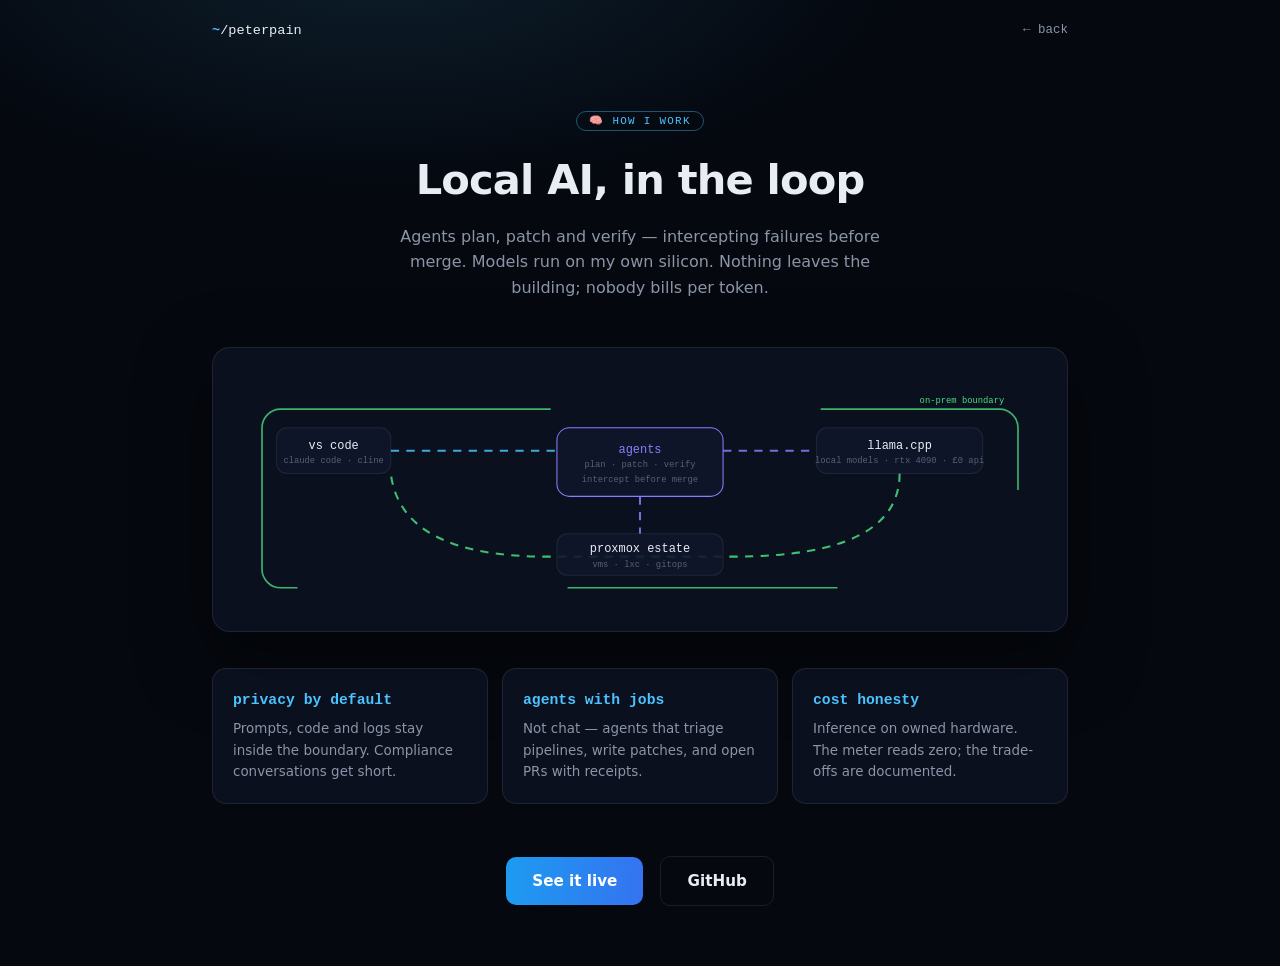
<file: projects/local-ai-stack.html>
<!DOCTYPE html>
<html lang="en">
<head>
  <meta charset="UTF-8"/>
  <meta name="viewport" content="width=device-width, initial-scale=1"/>
  <title>Local AI stack — Peter Pain</title>
  <link rel="stylesheet" href="../assets/local-ai-stack.css">
</head>
<body>
  <div class="glow"></div>
  <div class="wrap">
    <nav><a class="brand" href="/"><b>~</b>/peterpain</a><a class="back" href="/">← back</a></nav>
    <header>
      <span class="tag">🧠 how i work</span>
      <h1>Local AI, in the loop</h1>
      <p class="sub">Agents plan, patch and verify — intercepting failures before merge. Models run on my own silicon. Nothing leaves the building; nobody bills per token.</p>
    </header>

    <div class="diagram">
      <svg viewBox="0 0 780 215">
        <path class="flow" d="M150 70 H310"/>
        <path class="flow v" d="M470 70 H560"/>
        <path class="flow v" d="M390 114 V150"/>
        <path class="flow g" d="M640 92 Q 640 172 480 172 H 300 Q 160 172 150 92"/>
        <g>
          <rect class="node-box" x="40" y="48" width="110" height="44" rx="10"/>
          <text class="node-lbl" x="95" y="68">vs code</text>
          <text class="node-sub" x="95" y="82">claude code · cline</text>
        </g>
        <g class="brain">
          <rect class="node-box accent-stroke-violet" x="310" y="48" width="160" height="66" rx="12"/>
          <text class="node-lbl accent-fill-violet" x="390" y="72">agents</text>
          <text class="node-sub" x="390" y="86">plan · patch · verify</text>
          <text class="node-sub" x="390" y="100">intercept before merge</text>
        </g>
        <g>
          <rect class="node-box" x="560" y="48" width="160" height="44" rx="10"/>
          <text class="node-lbl" x="640" y="68">llama.cpp</text>
          <text class="node-sub" x="640" y="82">local models · rtx 4090 · £0 api</text>
        </g>
        <g>
          <rect class="node-box" x="310" y="150" width="160" height="40" rx="10"/>
          <text class="node-lbl" x="390" y="168">proxmox estate</text>
          <text class="node-sub" x="390" y="182">vms · lxc · gitops</text>
        </g>
        <rect class="shield" x="26" y="30" width="728" height="172" rx="18"/>
        <text class="node-sub accent-fill-green" x="700" y="24">on-prem boundary</text>
      </svg>
    </div>

    <div class="grid">
      <div class="b"><h3>privacy by default</h3><p>Prompts, code and logs stay inside the boundary. Compliance conversations get short.</p></div>
      <div class="b"><h3>agents with jobs</h3><p>Not chat — agents that triage pipelines, write patches, and open PRs with receipts.</p></div>
      <div class="b"><h3>cost honesty</h3><p>Inference on owned hardware. The meter reads zero; the trade-offs are documented.</p></div>
    </div>

    <div class="cta">
      <a class="btn btn-p" href="https://demo.peterpain.com" target="_blank" rel="noopener">See it live</a>
      <a class="btn btn-g" href="https://github.com/dbbloke" target="_blank" rel="noopener">GitHub</a>
    </div>
  </div>
</body>
</html>
</file>
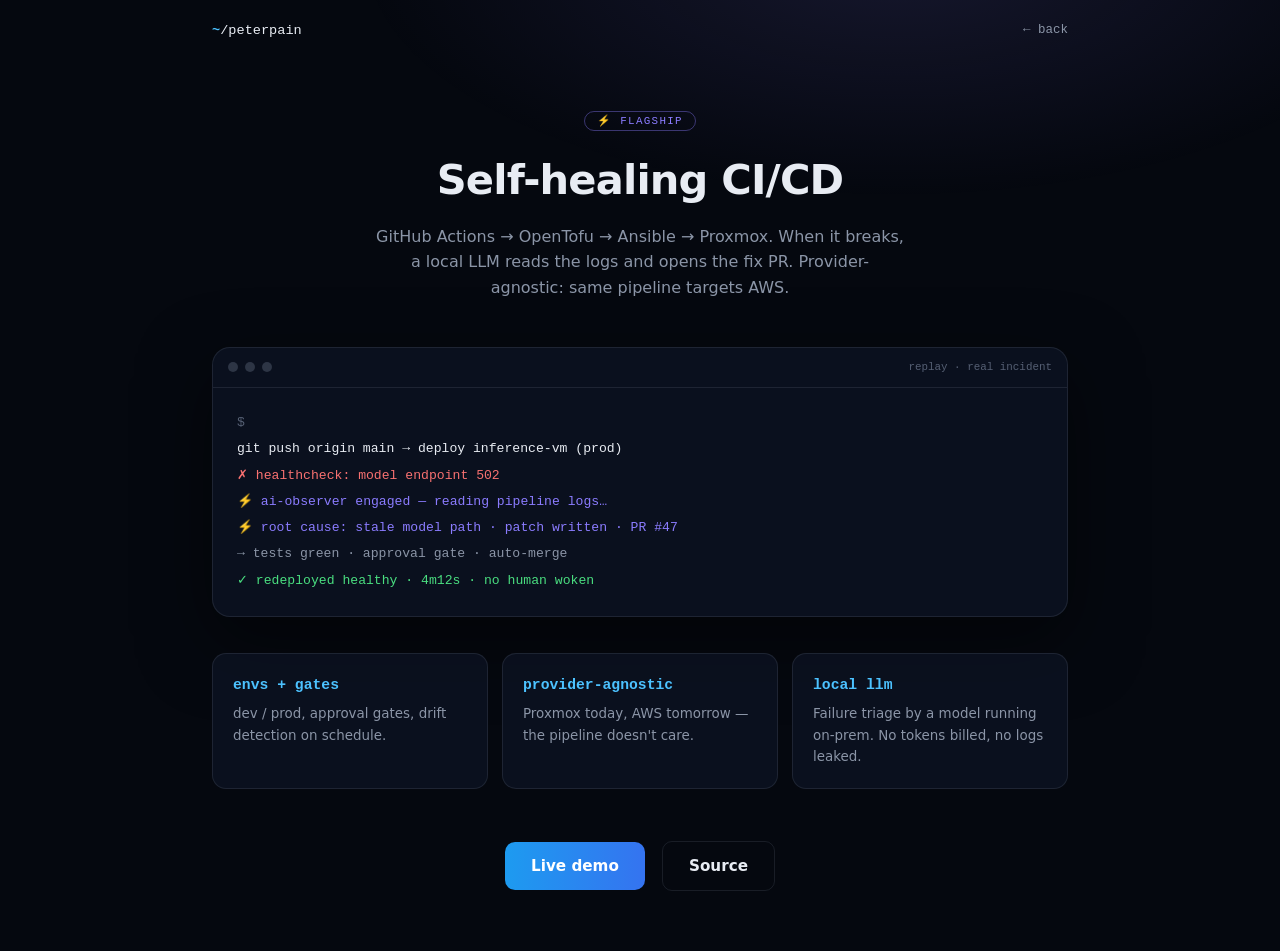
<file: projects/self-healing-cicd.html>
<!DOCTYPE html>
<html lang="en">
<head>
  <meta charset="UTF-8"/>
  <meta name="viewport" content="width=device-width, initial-scale=1"/>
  <title>Self-healing CI/CD — Peter Pain</title>
  <link rel="stylesheet" href="../assets/self-healing-cicd.css">
</head>
<body>
  <div class="glow"></div>
  <div class="wrap">
    <nav><a class="brand" href="/"><b>~</b>/peterpain</a><a class="back" href="/">← back</a></nav>
    <header>
      <span class="tag">⚡ flagship</span>
      <h1>Self-healing CI/CD</h1>
      <p class="sub">GitHub Actions → OpenTofu → Ansible → Proxmox. When it breaks, a local LLM reads the logs and opens the fix PR. Provider-agnostic: same pipeline targets AWS.</p>
    </header>

    <div class="panel">
      <div class="bar"><i></i><i></i><i></i><span>replay · real incident</span></div>
      <div class="term type">
        <span><span class="p">$</span> git push origin main → deploy inference-vm (prod)</span>
        <span><span class="er">✗ healthcheck: model endpoint 502</span></span>
        <span><span class="ai">⚡ ai-observer engaged — reading pipeline logs…</span></span>
        <span><span class="ai">⚡ root cause: stale model path · patch written · PR #47</span></span>
        <span><span class="o">→ tests green · approval gate · auto-merge</span></span>
        <span><span class="ok">✓ redeployed healthy · 4m12s · no human woken</span></span>
      </div>
    </div>

    <div class="grid">
      <div class="b"><h3>envs + gates</h3><p>dev / prod, approval gates, drift detection on schedule.</p></div>
      <div class="b"><h3>provider-agnostic</h3><p>Proxmox today, AWS tomorrow — the pipeline doesn't care.</p></div>
      <div class="b"><h3>local llm</h3><p>Failure triage by a model running on-prem. No tokens billed, no logs leaked.</p></div>
    </div>

    <div class="cta">
      <a class="btn btn-p" href="https://demo.peterpain.com" target="_blank" rel="noopener">Live demo</a>
      <a class="btn btn-g" href="https://github.com/dbbloke/homelab-ai-cicd" target="_blank" rel="noopener">Source</a>
    </div>
  </div>
</body>
</html>
</file>
<file: assets/site.css>
:root{--bg:#05080f;--fg:#e8ecf3;--muted:#8b95a7;--dim:#566074;--cyan:#4cc2ff;--violet:#9b87ff;--green:#4ade80;--amber:#fbbf24;--border:rgba(148,163,184,.15);--card:rgba(13,20,36,.72);--mono:"SF Mono",ui-monospace,"Cascadia Code",Menlo,Consolas,monospace}*{box-sizing:border-box}html{scroll-behavior:smooth}body{margin:0;background:var(--bg);color:var(--fg);font-family:system-ui,-apple-system,"Segoe UI",sans-serif;line-height:1.6;-webkit-font-smoothing:antialiased;overflow-x:hidden}.glow,.grid{position:fixed;inset:0;pointer-events:none;z-index:-2}.glow{background:radial-gradient(ellipse 70% 45% at 72% -5%,rgba(76,194,255,.15),transparent 60%),radial-gradient(ellipse 55% 45% at 5% 100%,rgba(155,135,255,.13),transparent 60%),radial-gradient(ellipse 35% 30% at 85% 55%,rgba(251,191,36,.05),transparent 65%)}.grid{z-index:-1;opacity:.3;background-image:linear-gradient(rgba(148,163,184,.05) 1px,transparent 1px),linear-gradient(90deg,rgba(148,163,184,.05) 1px,transparent 1px);background-size:44px 44px;mask-image:radial-gradient(ellipse 95% 70% at 50% 0,#000 20%,transparent 80%)}.wrap{max-width:1180px;margin:auto;padding:0 24px}nav{position:sticky;top:12px;z-index:10;display:flex;align-items:center;margin-top:12px;padding:13px 16px;font-size:.82rem;border:1px solid var(--border);border-radius:14px;background:rgba(5,8,15,.76);backdrop-filter:blur(14px);box-shadow:0 12px 45px rgba(0,0,0,.28)}.brand{font-family:var(--mono);color:var(--fg);text-decoration:none;font-weight:700;letter-spacing:.02em}.brand b{color:var(--cyan)}.links{margin-left:auto;display:flex;gap:20px}.links a{color:var(--muted);text-decoration:none}.links a:hover{color:var(--cyan)}.hero-banner{margin:28px 0 18px;border:1px solid rgba(148,163,184,.20);border-radius:24px;overflow:hidden;background:#02050b;box-shadow:0 28px 90px rgba(0,0,0,.45)}.hero-banner img{display:block;width:100%;height:auto;max-height:500px;object-fit:cover;object-position:center}.hero-banner-note{padding:9px 14px;border-top:1px solid var(--border);font:.68rem var(--mono);color:var(--dim);background:rgba(5,8,15,.92);text-align:right}header{position:relative;margin:0 0 0;padding:72px 54px 62px;border:1px solid rgba(148,163,184,.20);border-radius:24px;background:linear-gradient(135deg,rgba(13,20,36,.92),rgba(7,11,20,.82));box-shadow:0 24px 70px rgba(0,0,0,.35),inset 0 0 70px rgba(76,194,255,.025)}.hero-copy{width:100%;max-width:none}.eyebrow,.kicker{font:.71rem var(--mono);text-transform:uppercase;letter-spacing:.15em;color:var(--cyan)}.eyebrow{display:flex;align-items:center;gap:9px}.dot{width:7px;height:7px;border-radius:50%;background:var(--green);box-shadow:0 0 12px var(--green)}h1{font-size:clamp(3rem,5.4vw,5.6rem);line-height:.97;letter-spacing:-.05em;margin:20px 0 28px;max-width:none}.grad{background:linear-gradient(92deg,#68ceff,var(--violet) 62%,#ffd36a);background-clip:text;-webkit-background-clip:text;color:transparent}.lead{width:100%;max-width:none;font-size:clamp(1.05rem,1.25vw,1.3rem);line-height:1.6}.lead strong{color:#fff}.manifesto{width:100%;max-width:none;font-size:clamp(1rem,1.1vw,1.18rem);line-height:1.65}.tags{display:flex;flex-wrap:wrap;gap:8px;margin-top:28px}.tag{font:.73rem var(--mono);padding:7px 11px;border:1px solid rgba(148,163,184,.24);border-radius:99px;color:#d0d7e3;background:rgba(5,8,15,.5)}section{padding:72px 0;border-top:1px solid var(--border)}h2{font-size:clamp(1.7rem,4vw,2.6rem);letter-spacing:-.03em;margin:8px 0 12px}.intro{color:var(--muted);max-width:820px}.modes{display:grid;grid-template-columns:repeat(5,1fr);gap:12px;margin-top:30px}.mode,.panel,.project{border:1px solid var(--border);border-radius:15px;background:var(--card);padding:22px}.mode b{display:block;font:.72rem var(--mono);color:var(--cyan);margin-bottom:9px}.mode span{font-size:.82rem;color:var(--muted)}.grid2{display:grid;grid-template-columns:1fr 1fr;gap:18px;margin-top:30px}.panel h3,.project h3{margin:6px 0 8px}.panel p,.project p{margin:0;color:var(--muted);font-size:.9rem}.status{font:.66rem var(--mono);text-transform:uppercase;letter-spacing:.11em;color:var(--green)}.learning .status,.current .status{color:var(--violet)}.skills{display:grid;grid-template-columns:1fr 1fr;gap:9px;margin-top:18px}.skill{padding:9px 11px;border-left:2px solid var(--cyan);background:rgba(76,194,255,.04);font:.76rem var(--mono)}.learning .skill{border-color:var(--violet)}.career{display:grid;grid-template-columns:repeat(3,1fr);gap:14px;margin-top:20px}.career div{padding:17px;border-left:2px solid var(--cyan);background:rgba(76,194,255,.035)}.career b{display:block;font-size:.9rem}.career span{color:var(--muted);font-size:.8rem}.ai{border:1px solid rgba(155,135,255,.3);border-radius:18px;background:linear-gradient(135deg,rgba(76,194,255,.045),rgba(155,135,255,.075));padding:30px;margin-top:30px}.ai h3{font-size:1.35rem;margin:0 0 8px}.ai p{color:var(--muted);max-width:870px}.flow{display:flex;align-items:center;gap:7px;flex-wrap:wrap;margin-top:24px}.step{font:.71rem var(--mono);padding:9px 11px;border:1px solid var(--border);border-radius:8px;background:#080d17}.arrow{color:var(--violet)}.guard{margin-top:20px;color:#aab5c7;font-size:.87rem}.guard b{color:var(--green)}.terminal{margin-top:25px;border:1px solid var(--border);border-radius:13px;background:#03060c;overflow:hidden;font:.77rem var(--mono)}.termbar{padding:8px 13px;border-bottom:1px solid var(--border);color:var(--dim)}.term{padding:18px;line-height:1.9;color:#9ca9bc}.g{color:var(--green)}.c{color:var(--cyan)}.v{color:var(--violet)}.projects{display:grid;grid-template-columns:repeat(3,1fr);gap:18px;margin-top:30px}.project{display:block;text-decoration:none;color:inherit;transition:.2s}.project:hover{transform:translateY(-3px);border-color:rgba(76,194,255,.45)}.project .meta{font:.68rem var(--mono);color:var(--cyan);margin-top:15px}.current{border-color:rgba(155,135,255,.3)}.current .meta{color:var(--violet)}.old-demo{margin-top:24px;padding:22px;border:1px dashed rgba(76,194,255,.28);border-radius:15px;background:rgba(76,194,255,.025)}.old-demo h3{margin:0 0 8px}.old-demo p{color:var(--muted);margin:0}.loop{display:grid;grid-template-columns:repeat(7,1fr);gap:7px;margin-top:18px;align-items:center}.loop span{font:.67rem var(--mono);text-align:center;padding:9px 5px;border:1px solid var(--border);border-radius:7px}.loop i{font-style:normal;color:var(--cyan);text-align:center}footer{padding:48px 0;color:var(--dim);font:.71rem var(--mono);display:flex;justify-content:space-between;gap:18px;flex-wrap:wrap}footer a{color:var(--muted);text-decoration:none}footer a:hover{color:var(--cyan)}@media(max-width:900px){header{padding:60px 34px 52px}.hero-banner img{max-height:390px}.modes{grid-template-columns:repeat(2,1fr)}}@media(max-width:800px){nav{top:8px}.links{gap:12px;overflow-x:auto;white-space:nowrap}.links a:nth-child(2),.links a:nth-child(3){display:none}.hero-banner{margin-top:18px;border-radius:18px}.hero-banner img{max-height:none}.hero-banner-note{display:none}header{padding:52px 22px 44px;border-radius:18px}.modes,.projects,.career{grid-template-columns:1fr}.grid2{grid-template-columns:1fr}.skills{grid-template-columns:1fr}.loop{grid-template-columns:1fr}.loop i{transform:rotate(90deg)}footer{display:block}footer span{display:block;margin-top:8px}}

/* Cloudflare injects a hidden link with an inline style; keep it hidden without inline CSS */
a[href*="/cdn-cgi/content"]{display:none!important;visibility:hidden!important}

/* Additive v2: persistent navigation, public career layer and accessible motion. */
:root{--dim:#95a3b8}
nav{gap:22px;background:rgba(5,8,15,.95)}
.links{min-width:0;align-items:center;gap:17px}
.links a,.links button{flex-shrink:0}
a:focus-visible,button:focus-visible{outline:2px solid var(--cyan);outline-offset:5px}
section,header[id]{scroll-margin-top:100px}
.skip-link{position:fixed;top:-100px;left:20px;z-index:100;background:var(--bg);color:var(--fg);padding:12px}
.skip-link:focus{top:12px}
.stats{display:grid;grid-template-columns:repeat(3,1fr);gap:16px;margin-top:32px}
.stat{border:1px solid var(--border);border-radius:14px;background:var(--card);padding:20px}
.stat b{display:block;font-size:1.8rem;color:var(--cyan)}
.stat span,.evidence-note{color:var(--muted);font-size:.85rem}
.timeline{display:grid;gap:14px;margin-top:28px}
.job{display:grid;grid-template-columns:180px minmax(0,1fr);gap:20px;padding:24px;border:1px solid var(--border);border-radius:15px;background:var(--card)}
.when{font:.78rem/1.6 var(--mono);color:var(--muted)}
.job h3{margin:0 0 5px;font-size:1.08rem}
.org{color:var(--cyan);font-size:.9rem}
.job p{margin:10px 0 0;color:var(--muted);font-size:.92rem}
.flags{display:grid;grid-template-columns:1fr 1fr;gap:18px;margin-top:28px}
.flag{padding:24px;border:1px solid var(--border);border-radius:15px;background:var(--card)}
.grade{font:.7rem var(--mono);text-transform:uppercase;letter-spacing:.08em;color:var(--green)}
.grade.corr{color:var(--amber)}
.flag h3{margin:10px 0;font-size:1.08rem}
.flag p{margin:0;color:var(--muted);font-size:.92rem}
.reveal{transition:opacity .65s ease,transform .65s ease}
.reveal.is-pending{opacity:0;transform:translateY(20px)}
.cv-page header{margin-top:30px}
.cv-page header p{max-width:80ch}
.cv-page h1{font-size:clamp(2.5rem,5vw,4.5rem)}
.cv-page main a{color:var(--cyan)}
.availability{color:var(--muted)}
#print-cv{font:inherit;color:var(--cyan);background:transparent;border:1px solid var(--border);border-radius:8px;padding:7px 10px;cursor:pointer}
@media(max-width:1000px){nav{flex-wrap:wrap;gap:10px}.links{width:100%;margin-left:0;padding-bottom:5px;overflow-x:auto;white-space:nowrap}.links a:nth-child(2),.links a:nth-child(3){display:block}section,header[id]{scroll-margin-top:140px}}
@media(max-width:600px){.wrap{padding:0 16px}.stats,.flags{grid-template-columns:1fr}.job{grid-template-columns:1fr;gap:10px;padding:20px}}
@media(prefers-reduced-motion:reduce){html{scroll-behavior:auto}*,*::before,*::after{transition:none!important;animation:none!important}.reveal.is-pending{opacity:1;transform:none}}
@media print{
 html{scroll-behavior:auto}body{background:#fff!important;color:#111!important;font-size:10pt}
 .wrap{max-width:none;padding:0}nav,.skip-link,.glow,.grid{display:none!important}
 header,.job,.panel,.flag{background:none!important;box-shadow:none!important;border:0;border-radius:0;padding:0}
 .cv-page header{margin:0;padding:0 0 15px}.cv-page h1{font-size:28pt;margin:10px 0}
 section{padding:18px 0;border-color:#ccc}h2{font-size:17pt}.job{grid-template-columns:135px 1fr;padding:12px 0;break-inside:avoid}
 .flags,.grid2{display:block}.flag,.panel{margin-bottom:15px;break-inside:avoid}
 .grad{background:none;color:#111}.eyebrow,.kicker,.grade,.org,.when,.job p,.flag p,.panel p,.lead,.availability,.intro,.evidence-note,footer,footer a,.cv-page main a{color:#222!important}
 .lead strong{color:#111}.reveal.is-pending{opacity:1;transform:none}footer{padding:18px 0}
}
</file>
<file: assets/homelab-platform.css>
:root { --bg:#05080f; --fg:#e8ecf3; --muted:#8b95a7; --dim:#566074; --cyan:#4cc2ff;
      --violet:#8b7cff; --green:#4ade80; --amber:#fbbf24; --border:rgba(148,163,184,.14);
      --border-hi:rgba(76,194,255,.4); --card:rgba(13,20,36,.72);
      --mono:"SF Mono",ui-monospace,"Cascadia Code",Menlo,Consolas,monospace; }
    *{box-sizing:border-box;margin:0}
    body{font-family:system-ui,-apple-system,"Segoe UI",sans-serif;background:var(--bg);
      color:var(--fg);line-height:1.6;-webkit-font-smoothing:antialiased}
    .glow{position:fixed;inset:0;z-index:-1;pointer-events:none;background:
      radial-gradient(ellipse 70% 45% at 50% -5%,rgba(76,194,255,.11),transparent 60%)}
    .wrap{max-width:900px;margin:0 auto;padding:0 22px}
    nav{display:flex;align-items:center;padding:20px 0;font-size:.85rem}
    .brand{font-family:var(--mono);color:var(--fg);text-decoration:none}
    .brand b{color:var(--cyan)}
    nav a.back{margin-left:auto;color:var(--muted);text-decoration:none;font-family:var(--mono);font-size:.78rem}
    nav a.back:hover{color:var(--cyan)}
    header{padding:44px 0 10px;text-align:center}
    .tag{font-family:var(--mono);font-size:.68rem;letter-spacing:.12em;text-transform:uppercase;
      color:var(--amber);border:1px solid rgba(251,191,36,.4);padding:3px 12px;border-radius:99px}
    h1{font-size:clamp(1.8rem,5vw,2.6rem);letter-spacing:-.02em;margin-top:16px}
    .sub{color:var(--muted);margin-top:10px;max-width:52ch;margin-inline:auto}
    .diagram{border:1px solid var(--border);border-radius:18px;background:var(--card);
      margin-top:36px;padding:26px 20px;box-shadow:0 24px 70px rgba(0,0,0,.5)}
    svg{width:100%;height:auto;display:block}
    .nb{fill:rgba(15,23,42,.9);stroke:var(--border)}
    .nl{fill:var(--fg);font-family:var(--mono);font-size:11px;text-anchor:middle}
    .ns{fill:var(--dim);font-family:var(--mono);font-size:8.5px;text-anchor:middle}
    .ring{fill:none;stroke-width:1.6;opacity:.55}
    .orbit{animation:orb 14s linear infinite;transform-origin:390px 130px}
    .orbit.r{animation-direction:reverse;animation-duration:19s}
    @keyframes orb{to{transform:rotate(360deg)}}
    .core{animation:cg 3.4s ease-in-out infinite;transform-origin:390px 130px}
    @keyframes cg{50%{filter:drop-shadow(0 0 16px rgba(76,194,255,.7))}}
    .flow{stroke:var(--cyan);stroke-width:2;fill:none;stroke-dasharray:8 7;
      animation:dash 1.3s linear infinite;opacity:.8}
    .flow.v{stroke:var(--violet);animation-duration:1.7s}
    @keyframes dash{to{stroke-dashoffset:-15}}
    .grid{display:grid;grid-template-columns:repeat(3,1fr);gap:14px;margin-top:36px}
    .b{border:1px solid var(--border);border-radius:14px;background:var(--card);padding:20px}
    .b h3{font-size:.92rem;color:var(--cyan);font-family:var(--mono);font-weight:600}
    .b p{font-size:.84rem;color:var(--muted);margin-top:6px}
    .cta{text-align:center;padding:52px 0 60px}
    .btn{display:inline-flex;padding:12px 26px;border-radius:10px;font-weight:600;
      font-size:.95rem;text-decoration:none;margin:0 6px}
    .btn-p{background:linear-gradient(92deg,#1d9bf0,#3573f0);color:#fff}
    .btn-g{color:var(--fg);border:1px solid var(--border)}
    @media(max-width:760px){.grid{grid-template-columns:1fr}}
    @media(prefers-reduced-motion:reduce){*{animation:none!important}}

.nb.accent-stroke-cyan{stroke:var(--cyan)}
.ns.accent-fill-fg{fill:var(--fg)}
.nl.accent-fs-10{font-size:10px}
</file>
<file: assets/local-ai-stack.css>
:root { --bg:#05080f; --fg:#e8ecf3; --muted:#8b95a7; --dim:#566074; --cyan:#4cc2ff;
      --violet:#8b7cff; --green:#4ade80; --border:rgba(148,163,184,.14);
      --border-hi:rgba(76,194,255,.4); --card:rgba(13,20,36,.72);
      --mono:"SF Mono",ui-monospace,"Cascadia Code",Menlo,Consolas,monospace; }
    *{box-sizing:border-box;margin:0}
    body{font-family:system-ui,-apple-system,"Segoe UI",sans-serif;background:var(--bg);
      color:var(--fg);line-height:1.6;-webkit-font-smoothing:antialiased}
    .glow{position:fixed;inset:0;z-index:-1;pointer-events:none;background:
      radial-gradient(ellipse 70% 45% at 30% -5%,rgba(76,194,255,.12),transparent 60%)}
    .wrap{max-width:900px;margin:0 auto;padding:0 22px}
    nav{display:flex;align-items:center;padding:20px 0;font-size:.85rem}
    .brand{font-family:var(--mono);color:var(--fg);text-decoration:none}
    .brand b{color:var(--cyan)}
    nav a.back{margin-left:auto;color:var(--muted);text-decoration:none;font-family:var(--mono);font-size:.78rem}
    nav a.back:hover{color:var(--cyan)}
    header{padding:44px 0 10px;text-align:center}
    .tag{font-family:var(--mono);font-size:.68rem;letter-spacing:.12em;text-transform:uppercase;
      color:var(--cyan);border:1px solid var(--border-hi);padding:3px 12px;border-radius:99px}
    h1{font-size:clamp(1.8rem,5vw,2.6rem);letter-spacing:-.02em;margin-top:16px}
    .sub{color:var(--muted);margin-top:10px;max-width:52ch;margin-inline:auto}
    .diagram{border:1px solid var(--border);border-radius:18px;background:var(--card);
      margin-top:36px;padding:30px 22px;box-shadow:0 24px 70px rgba(0,0,0,.5)}
    svg{width:100%;height:auto;display:block}
    .node-box{fill:rgba(15,23,42,.9);stroke:var(--border)}
    .node-lbl{fill:var(--fg);font-family:var(--mono);font-size:11.5px;text-anchor:middle}
    .node-sub{fill:var(--dim);font-family:var(--mono);font-size:8.5px;text-anchor:middle}
    .flow{stroke:var(--cyan);stroke-width:2;fill:none;stroke-dasharray:8 7;
      animation:dash 1.1s linear infinite;opacity:.85}
    .flow.v{stroke:var(--violet);animation-duration:1.5s}
    .flow.g{stroke:var(--green);animation-duration:1.9s}
    @keyframes dash{to{stroke-dashoffset:-15}}
    .brain{animation:br 3s ease-in-out infinite;transform-origin:390px 92px}
    @keyframes br{50%{filter:drop-shadow(0 0 16px rgba(139,124,255,.8))}}
    .shield{fill:none;stroke:var(--green);stroke-width:1.6;opacity:.8;
      stroke-dasharray:260;animation:sh 4s ease-in-out infinite}
    @keyframes sh{0%{stroke-dashoffset:260}55%,100%{stroke-dashoffset:0}}
    .grid{display:grid;grid-template-columns:repeat(3,1fr);gap:14px;margin-top:36px}
    .b{border:1px solid var(--border);border-radius:14px;background:var(--card);padding:20px}
    .b h3{font-size:.92rem;color:var(--cyan);font-family:var(--mono);font-weight:600}
    .b p{font-size:.84rem;color:var(--muted);margin-top:6px}
    .cta{text-align:center;padding:52px 0 60px}
    .btn{display:inline-flex;padding:12px 26px;border-radius:10px;font-weight:600;
      font-size:.95rem;text-decoration:none;margin:0 6px}
    .btn-p{background:linear-gradient(92deg,#1d9bf0,#3573f0);color:#fff}
    .btn-g{color:var(--fg);border:1px solid var(--border)}
    @media(max-width:760px){.grid{grid-template-columns:1fr}}
    @media(prefers-reduced-motion:reduce){*{animation:none!important}}

.node-box.accent-stroke-violet{stroke:var(--violet)}
.node-lbl.accent-fill-violet{fill:var(--violet)}
.node-sub.accent-fill-green{fill:var(--green)}
</file>
<file: assets/self-healing-cicd.css>
:root { --bg:#05080f; --fg:#e8ecf3; --muted:#8b95a7; --dim:#566074; --cyan:#4cc2ff;
      --violet:#8b7cff; --green:#4ade80; --red:#f87171; --border:rgba(148,163,184,.14);
      --border-hi:rgba(76,194,255,.4); --card:rgba(13,20,36,.72);
      --mono:"SF Mono",ui-monospace,"Cascadia Code",Menlo,Consolas,monospace; }
    *{box-sizing:border-box;margin:0}
    body{font-family:system-ui,-apple-system,"Segoe UI",sans-serif;background:var(--bg);
      color:var(--fg);line-height:1.6;-webkit-font-smoothing:antialiased}
    .glow{position:fixed;inset:0;z-index:-1;pointer-events:none;background:
      radial-gradient(ellipse 70% 45% at 70% -5%,rgba(139,124,255,.13),transparent 60%)}
    .wrap{max-width:900px;margin:0 auto;padding:0 22px}
    nav{display:flex;align-items:center;padding:20px 0;font-size:.85rem}
    .brand{font-family:var(--mono);color:var(--fg);text-decoration:none}
    .brand b{color:var(--cyan)}
    nav a.back{margin-left:auto;color:var(--muted);text-decoration:none;font-family:var(--mono);font-size:.78rem}
    nav a.back:hover{color:var(--cyan)}
    header{padding:44px 0 10px;text-align:center}
    .tag{font-family:var(--mono);font-size:.68rem;letter-spacing:.12em;text-transform:uppercase;
      color:var(--violet);border:1px solid rgba(139,124,255,.4);padding:3px 12px;border-radius:99px}
    h1{font-size:clamp(1.8rem,5vw,2.6rem);letter-spacing:-.02em;margin-top:16px}
    .sub{color:var(--muted);margin-top:10px;max-width:52ch;margin-inline:auto}
    .panel{border:1px solid var(--border);border-radius:18px;background:var(--card);
      margin-top:36px;overflow:hidden;box-shadow:0 24px 70px rgba(0,0,0,.5)}
    .panel .bar{display:flex;gap:7px;align-items:center;padding:11px 15px;border-bottom:1px solid var(--border)}
    .panel .bar i{width:10px;height:10px;border-radius:99px;background:rgba(148,163,184,.25)}
    .panel .bar span{margin-left:auto;font-family:var(--mono);font-size:.68rem;color:var(--dim)}
    .term{padding:22px 24px;font-family:var(--mono);font-size:.82rem;line-height:2;overflow-x:auto}
    .term .p{color:var(--dim)} .term .ok{color:var(--green)} .term .ai{color:var(--violet)}
    .term .er{color:var(--red)} .term .o{color:var(--muted)}
    .type span{display:block;overflow:hidden;white-space:nowrap;width:0;animation:type .01s forwards}
    .type span:nth-child(1){animation:typew 1.2s steps(40) .3s forwards}
    .type span:nth-child(2){animation:typew .9s steps(40) 1.7s forwards}
    .type span:nth-child(3){animation:typew .9s steps(40) 2.8s forwards}
    .type span:nth-child(4){animation:typew 1.2s steps(50) 3.9s forwards}
    .type span:nth-child(5){animation:typew 1.2s steps(50) 5.3s forwards}
    .type span:nth-child(6){animation:typew 1.1s steps(50) 6.7s forwards}
    @keyframes typew{from{width:0}to{width:100%}}
    .grid{display:grid;grid-template-columns:repeat(3,1fr);gap:14px;margin-top:36px}
    .b{border:1px solid var(--border);border-radius:14px;background:var(--card);padding:20px}
    .b h3{font-size:.92rem;color:var(--cyan);font-family:var(--mono);font-weight:600}
    .b p{font-size:.84rem;color:var(--muted);margin-top:6px}
    .cta{text-align:center;padding:52px 0 60px}
    .btn{display:inline-flex;padding:12px 26px;border-radius:10px;font-weight:600;
      font-size:.95rem;text-decoration:none;margin:0 6px}
    .btn-p{background:linear-gradient(92deg,#1d9bf0,#3573f0);color:#fff}
    .btn-g{color:var(--fg);border:1px solid var(--border)}
    @media(max-width:760px){.grid{grid-template-columns:1fr}}
    @media(prefers-reduced-motion:reduce){*{animation:none!important}.type span{width:100%}}
</file>
